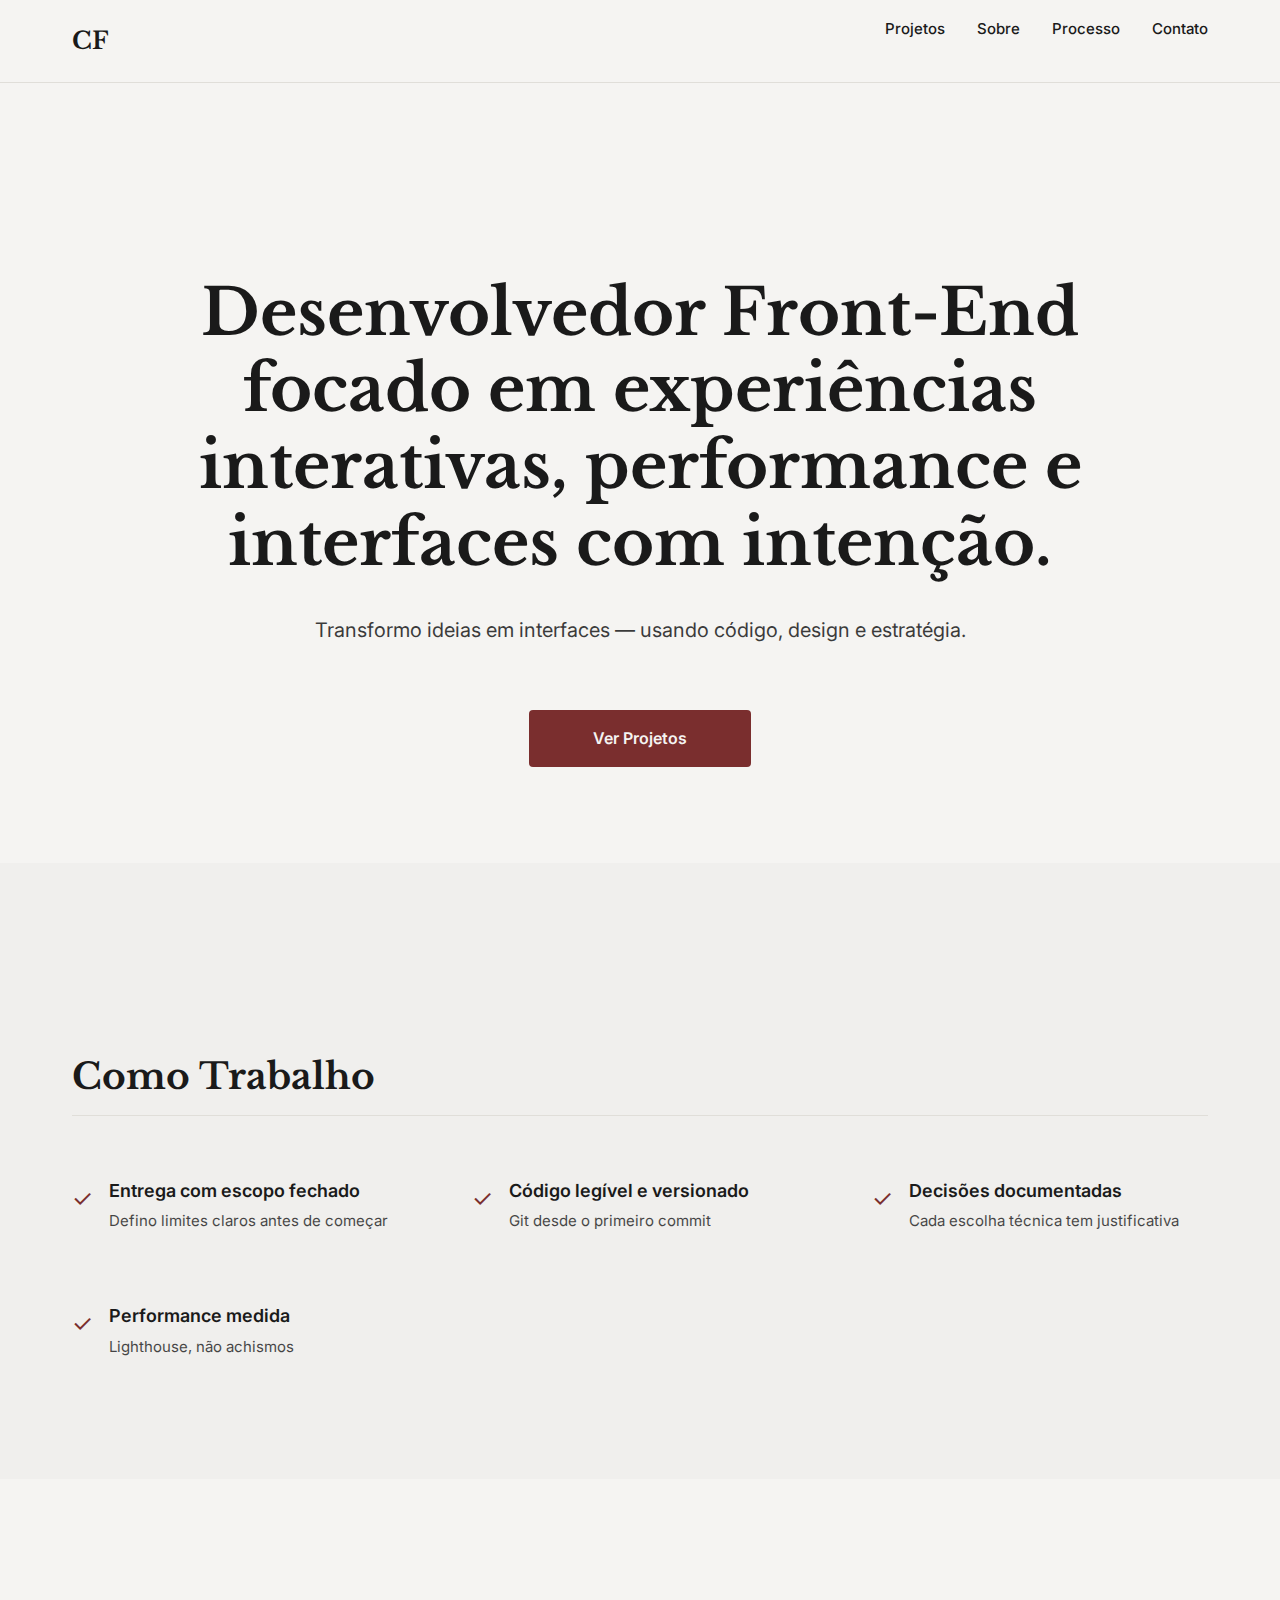
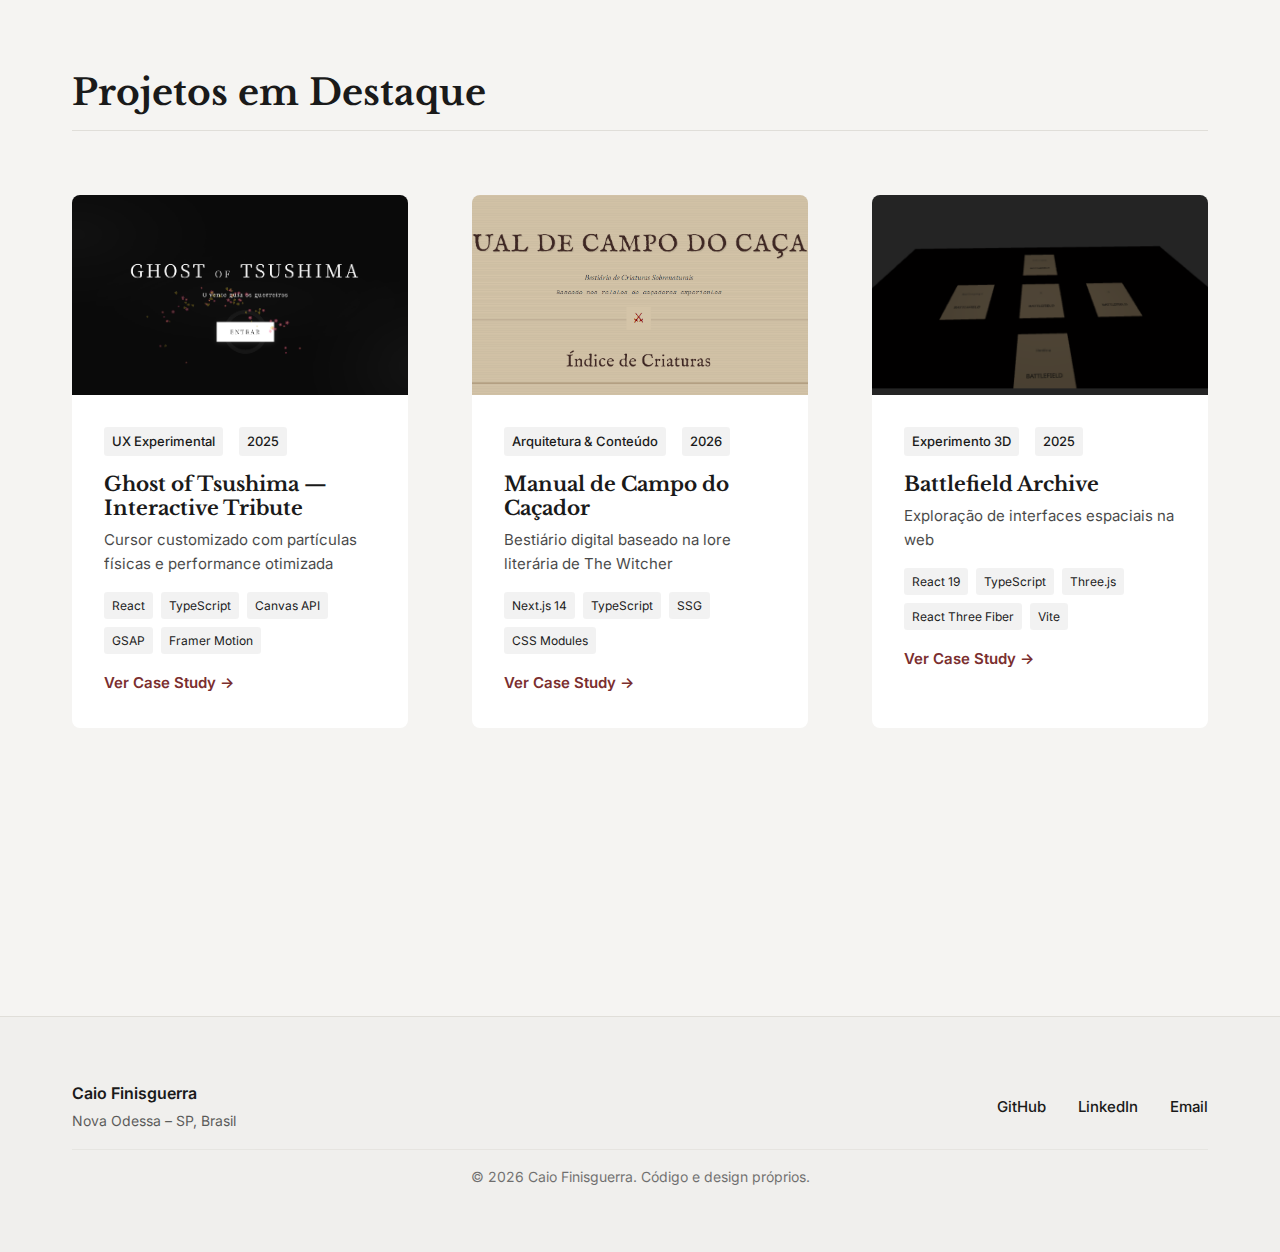
<file: index.html>
<!DOCTYPE html>
<html lang="pt-BR">
<head>
    <meta charset="UTF-8">
    <meta name="viewport" content="width=device-width, initial-scale=1.0">
    <meta name="description" content="Caio Finisguerra — Desenvolvedor Front-End focado em experiências interativas, performance e interfaces com intenção.">
    <meta name="author" content="Caio Finisguerra">
    <meta property="og:title" content="Caio Finisguerra — Desenvolvedor Front-End">
    <meta property="og:description" content="Transformo ideias em interfaces que não parecem genéricas — usando código, design e estratégia.">
    <meta property="og:type" content="website">
    <title>Caio Finisguerra — Desenvolvedor Front-End</title>
    <link rel="preconnect" href="https://fonts.googleapis.com">
    <link rel="preconnect" href="https://fonts.gstatic.com" crossorigin>
    <link href="https://fonts.googleapis.com/css2?family=Libre+Baskerville:wght@400;700&family=Inter:wght@300;400;500;600&display=swap" rel="stylesheet">
    <link rel="stylesheet" href="assets/css/global.css">
    <link rel="stylesheet" href="assets/css/typography.css">
    <link rel="stylesheet" href="assets/css/layout.css">
</head>
<body>
    <header class="site-header" role="banner">
        <nav class="main-nav" role="navigation" aria-label="Navegação principal">
            <a href="index.html" class="logo" aria-label="Página inicial">CF</a>
            <ul class="nav-links">
                <li><a href="projects.html">Projetos</a></li>
                <li><a href="about.html">Sobre</a></li>
                <li><a href="philosophy.html">Processo</a></li>
                <li><a href="contact.html">Contato</a></li>
            </ul>
        </nav>
    </header>

    <main>
        <section class="hero" aria-labelledby="hero-title">
            <div class="container">
                <h1 id="hero-title" class="hero-title">
                    Desenvolvedor Front-End focado em experiências interativas, performance e interfaces com intenção.
                </h1>
                <p class="hero-subtitle">
                    Transformo ideias em interfaces — usando código, design e estratégia.
                </p>
                <a href="projects.html" class="cta-button" aria-label="Ver meus projetos">
                    Ver Projetos
                </a>
            </div>
        </section>

        <section class="trust-anchor" aria-labelledby="trust-title">
            <div class="container">
                <h2 id="trust-title" class="section-title">Como Trabalho</h2>
                <ul class="trust-list">
                    <li class="trust-item">
                        <span class="trust-icon" aria-hidden="true">✓</span>
                        <div class="trust-content">
                            <h3>Entrega com escopo fechado</h3>
                            <p>Defino limites claros antes de começar</p>
                        </div>
                    </li>
                    <li class="trust-item">
                        <span class="trust-icon" aria-hidden="true">✓</span>
                        <div class="trust-content">
                            <h3>Código legível e versionado</h3>
                            <p>Git desde o primeiro commit</p>
                        </div>
                    </li>
                    <li class="trust-item">
                        <span class="trust-icon" aria-hidden="true">✓</span>
                        <div class="trust-content">
                            <h3>Decisões documentadas</h3>
                            <p>Cada escolha técnica tem justificativa</p>
                        </div>
                    </li>
                    <li class="trust-item">
                        <span class="trust-icon" aria-hidden="true">✓</span>
                        <div class="trust-content">
                            <h3>Performance medida</h3>
                            <p>Lighthouse, não achismos</p>
                        </div>
                    </li>
                </ul>
            </div>
        </section>

        <section class="featured-projects" aria-labelledby="projects-title">
            <div class="container">
                <h2 id="projects-title" class="section-title">Projetos em Destaque</h2>
                <div class="projects-grid" id="projects-container"></div>
            </div>
        </section>

    </main>

    <footer class="site-footer" role="contentinfo">
        <div class="container">
            <div class="footer-content">
                <div class="footer-info">
                    <p class="footer-name">Caio Finisguerra</p>
                    <p class="footer-location">Nova Odessa – SP, Brasil</p>
                </div>
                <nav class="footer-links" aria-label="Links de contato">
                    <a href="https://github.com/PixelPionee" target="_blank" rel="noopener noreferrer" aria-label="GitHub (abre em nova aba)">GitHub</a>
                    <a href="https://www.linkedin.com/in/caio-finisguerra-2a7856265/" target="_blank" rel="noopener noreferrer" aria-label="LinkedIn (abre em nova aba)">LinkedIn</a>
                    <a href="mailto:caiofinis@gmail.com" aria-label="Enviar email">Email</a>
                </nav>
            </div>
            <p class="footer-copyright">
                &copy; <span id="current-year"></span> Caio Finisguerra. Código e design próprios.
            </p>
        </div>
    </footer>

    <script src="assets/js/main.js"></script>
    <script src="assets/js/loader.js"></script>
</body>
</html>
</file>
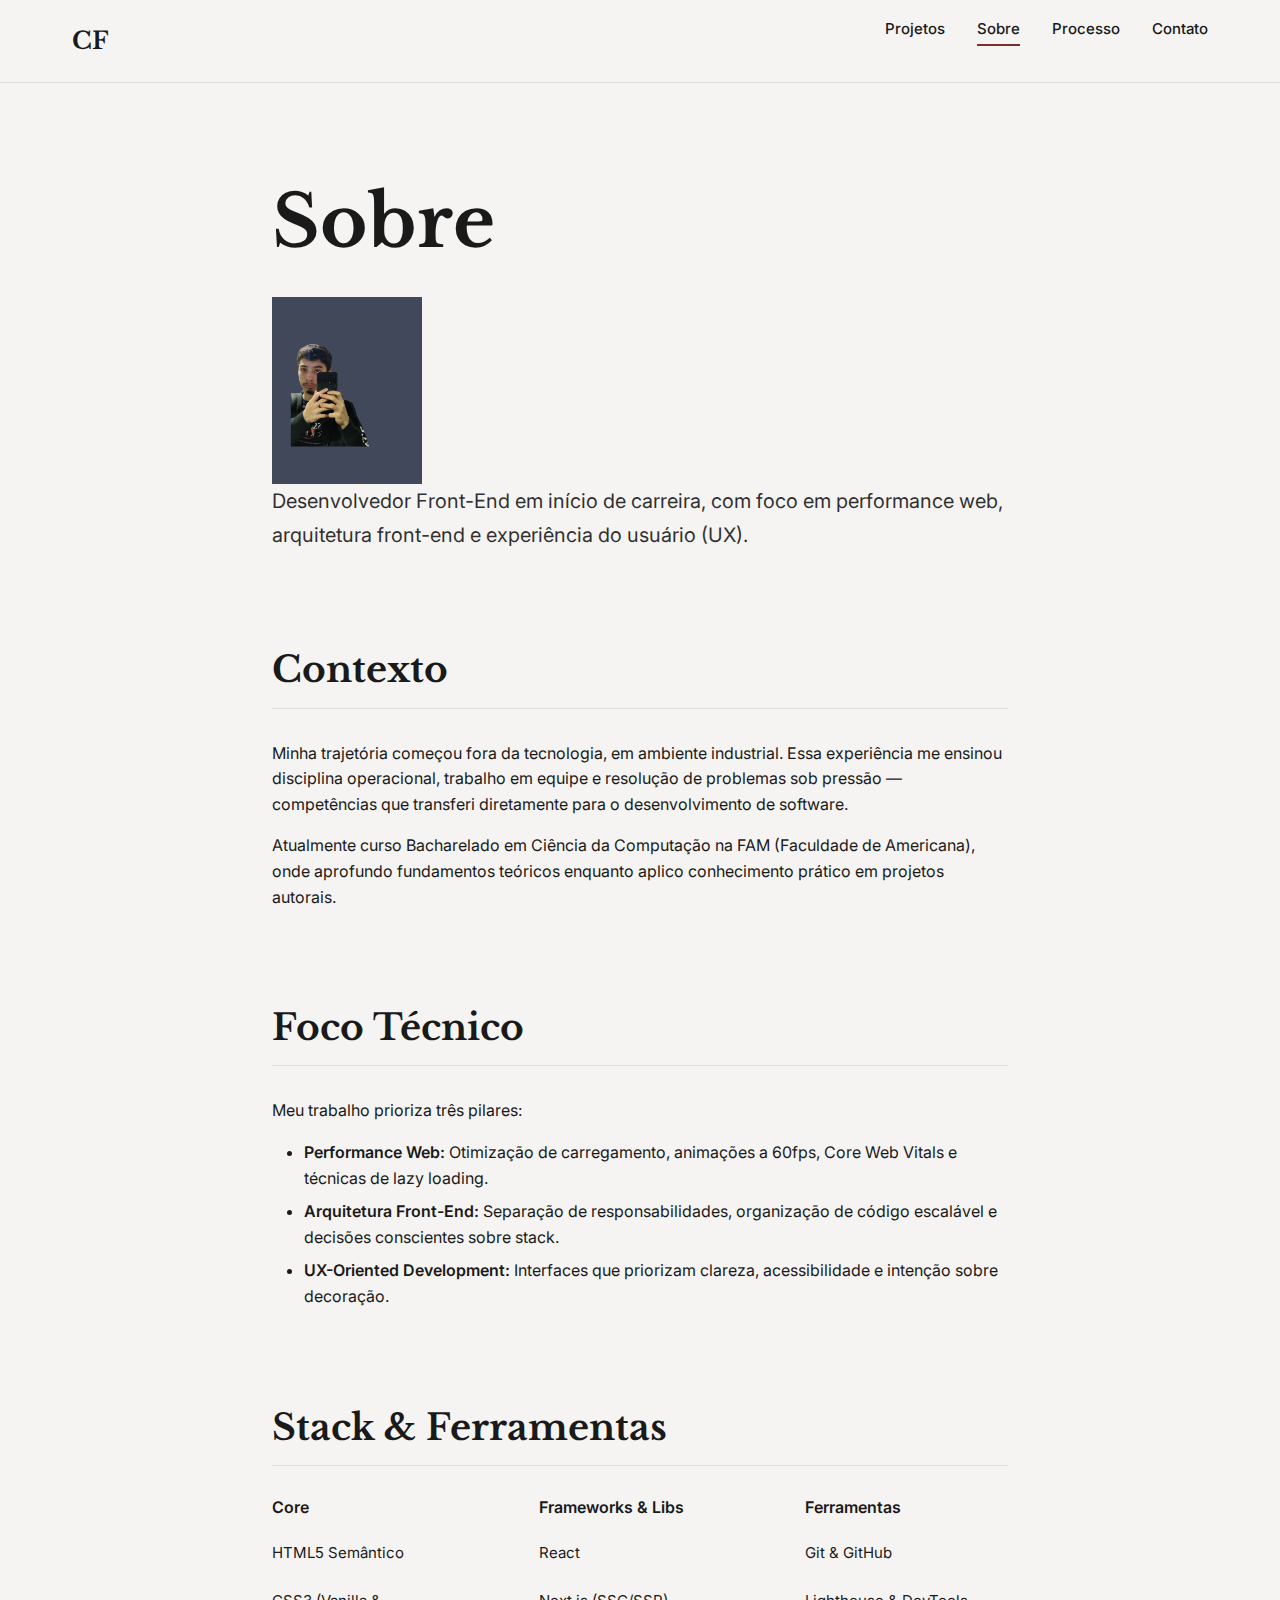
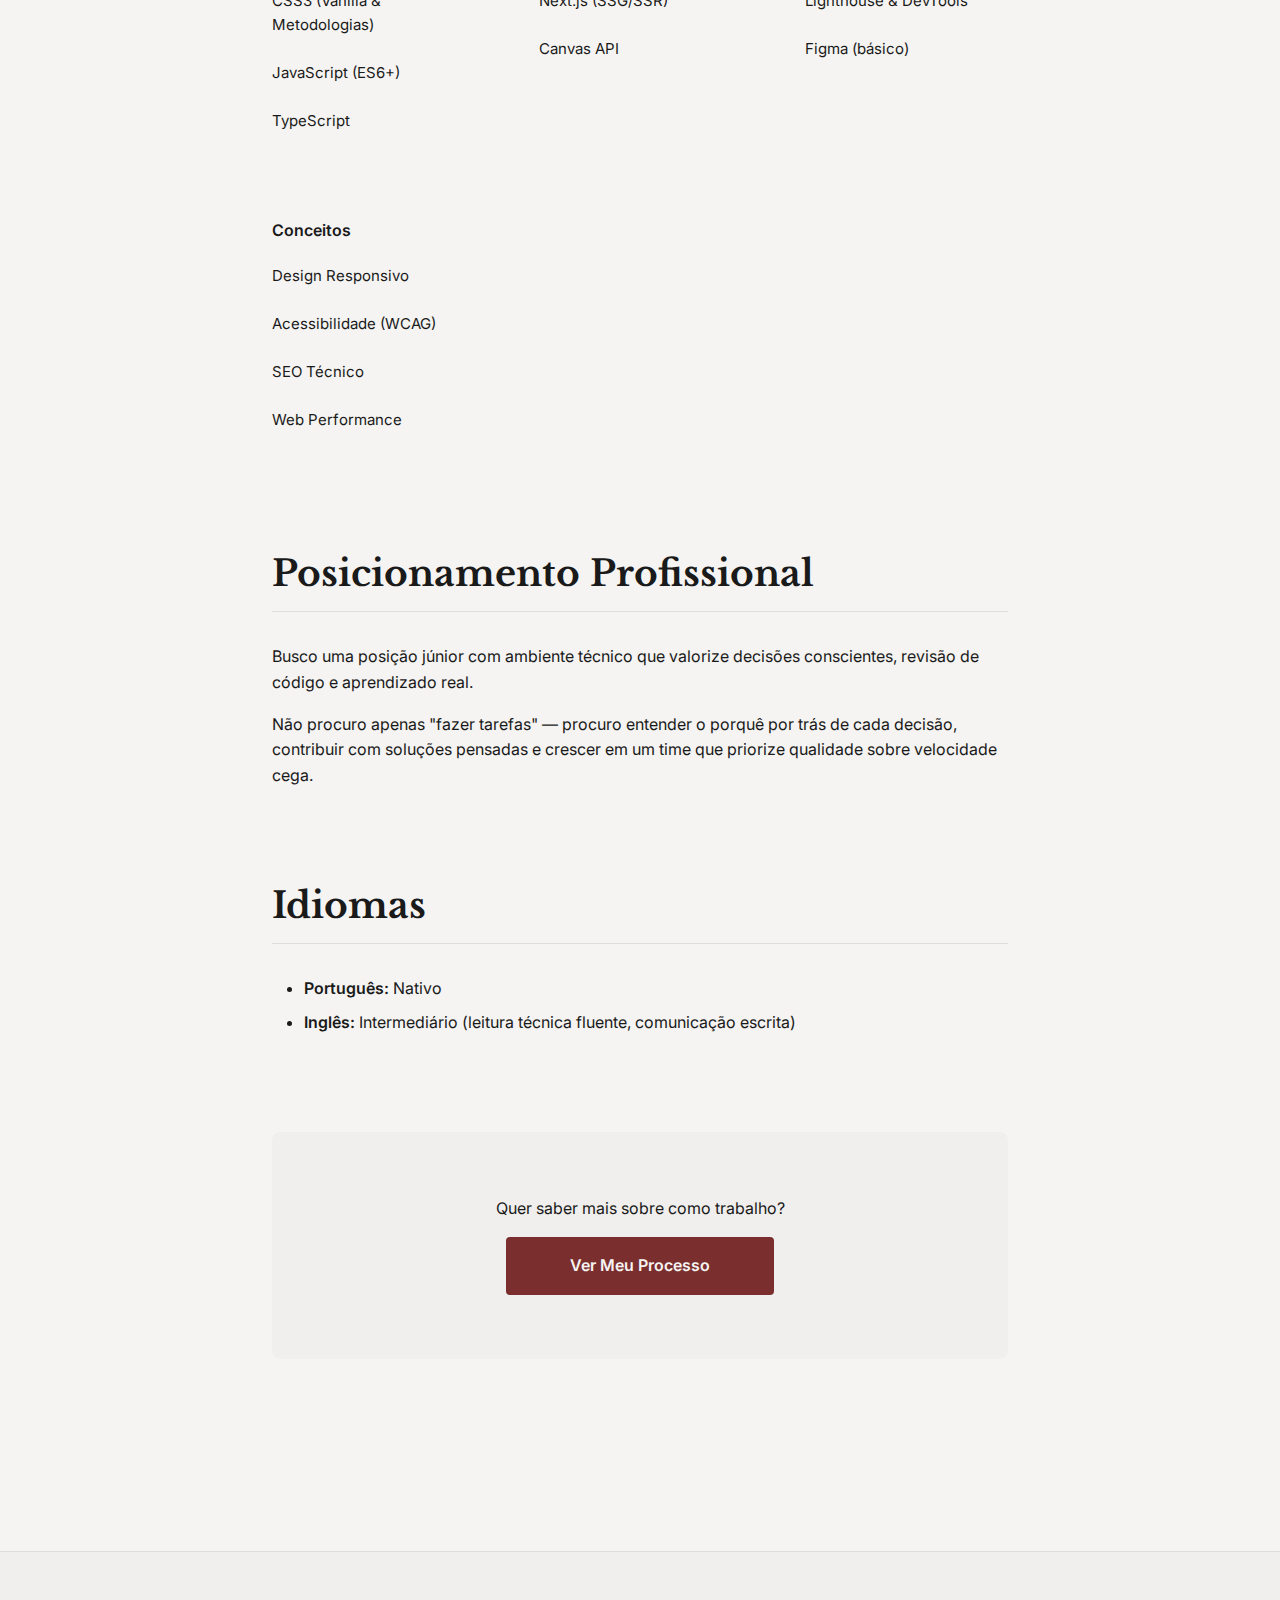
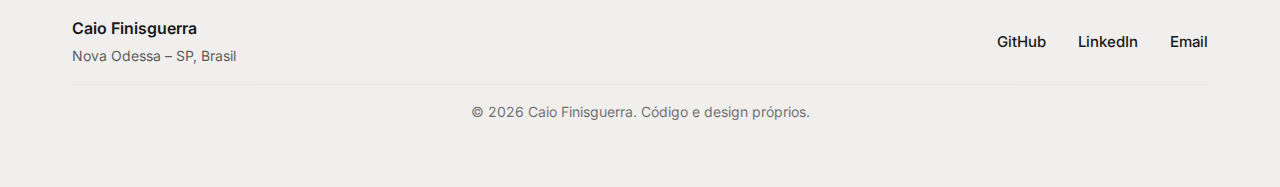
<file: about.html>
<!DOCTYPE html>
<html lang="pt-BR">
<head>
    <meta charset="UTF-8">
    <meta name="viewport" content="width=device-width, initial-scale=1.0">
    <meta name="description" content="Sobre Caio Finisguerra — Desenvolvedor Front-End com foco em performance, UX e arquitetura front-end.">
    <title>Sobre — Caio Finisguerra</title>
    <link rel="preconnect" href="https://fonts.googleapis.com">
    <link rel="preconnect" href="https://fonts.gstatic.com" crossorigin>
    <link href="https://fonts.googleapis.com/css2?family=Libre+Baskerville:wght@400;700&family=Inter:wght@300;400;500;600&display=swap" rel="stylesheet">
    <link rel="stylesheet" href="assets/css/global.css">
    <link rel="stylesheet" href="assets/css/typography.css">
    <link rel="stylesheet" href="assets/css/layout.css">
</head>
<body>
    <header class="site-header" role="banner">
        <nav class="main-nav" role="navigation" aria-label="Navegação principal">
            <a href="index.html" class="logo" aria-label="Voltar para a página inicial - Caio Finisguerra">CF</a>
            <ul class="nav-links">
                <li><a href="projects.html">Projetos</a></li>
                <li><a href="about.html" aria-current="page">Sobre</a></li>
                <li><a href="philosophy.html">Processo</a></li>
                <li><a href="contact.html">Contato</a></li>
            </ul>
        </nav>
    </header>

    <main>
        <article class="about-page">
            <div class="container">
                <section class="about-intro" aria-labelledby="about-title">
                    <h1 id="about-title" class="page-title">Sobre</h1>
                    <div class="about-intro-grid">
                        <div class="about-photo-wrapper">
                            <img src="assets/images/profile_pic/me.jpg" 
                                 alt="Caio Finisguerra - Desenvolvedor Front-End" 
                                 class="profile-photo"
                                 width="150"
                                 height="150">
                        </div>
                        <div class="about-text">
                            <p class="lead">
                                Desenvolvedor Front-End em início de carreira, com foco em performance web, 
                                arquitetura front-end e experiência do usuário (UX).
                            </p>
                        </div>
                    </div>
                </section>

                <section class="about-section" aria-labelledby="background-title">
                    <h2 id="background-title" class="section-title">Contexto</h2>
                    <div class="content-block">
                        <p>
                            Minha trajetória começou fora da tecnologia, em ambiente industrial. 
                            Essa experiência me ensinou disciplina operacional, trabalho em equipe 
                            e resolução de problemas sob pressão — competências que transferi 
                            diretamente para o desenvolvimento de software.
                        </p>
                        <p>
                            Atualmente curso Bacharelado em Ciência da Computação na FAM (Faculdade de Americana), 
                            onde aprofundo fundamentos teóricos enquanto aplico conhecimento prático em projetos autorais.
                        </p>
                    </div>
                </section>

                <section class="about-section" aria-labelledby="focus-title">
                    <h2 id="focus-title" class="section-title">Foco Técnico</h2>
                    <div class="content-block">
                        <p>
                            Meu trabalho prioriza três pilares:
                        </p>
                        <ul class="focus-list">
                            <li>
                                <strong>Performance Web:</strong> Otimização de carregamento, animações a 60fps, 
                                Core Web Vitals e técnicas de lazy loading.
                            </li>
                            <li>
                                <strong>Arquitetura Front-End:</strong> Separação de responsabilidades, 
                                organização de código escalável e decisões conscientes sobre stack.
                            </li>
                            <li>
                                <strong>UX-Oriented Development:</strong> Interfaces que priorizam clareza, 
                                acessibilidade e intenção sobre decoração.
                            </li>
                        </ul>
                    </div>
                </section>

                <section class="about-section" aria-labelledby="stack-title">
                    <h2 id="stack-title" class="section-title">Stack & Ferramentas</h2>
                    <div class="content-block">
                        <div class="stack-grid">
                            <div class="stack-category">
                                <h3>Core</h3>
                                <ul>
                                    <li>HTML5 Semântico</li>
                                    <li>CSS3 (Vanilla & Metodologias)</li>
                                    <li>JavaScript (ES6+)</li>
                                    <li>TypeScript</li>
                                </ul>
                            </div>
                            <div class="stack-category">
                                <h3>Frameworks & Libs</h3>
                                <ul>
                                    <li>React</li>
                                    <li>Next.js (SSG/SSR)</li>
                                    <li>Canvas API</li>
                                </ul>
                            </div>
                            <div class="stack-category">
                                <h3>Ferramentas</h3>
                                <ul>
                                    <li>Git & GitHub</li>
                                    <li>Lighthouse & DevTools</li>
                                    <li>Figma (básico)</li>
                                </ul>
                            </div>
                            <div class="stack-category">
                                <h3>Conceitos</h3>
                                <ul>
                                    <li>Design Responsivo</li>
                                    <li>Acessibilidade (WCAG)</li>
                                    <li>SEO Técnico</li>
                                    <li>Web Performance</li>
                                </ul>
                            </div>
                        </div>
                    </div>
                </section>

                <section class="about-section" aria-labelledby="position-title">
                    <h2 id="position-title" class="section-title">Posicionamento Profissional</h2>
                    <div class="content-block">
                        <p>
                            Busco uma posição júnior com ambiente técnico que valorize decisões conscientes, 
                            revisão de código e aprendizado real.
                        </p>
                        <p>
                            Não procuro apenas "fazer tarefas" — procuro entender o porquê por trás de cada decisão, 
                            contribuir com soluções pensadas e crescer em um time que priorize qualidade sobre velocidade cega.
                        </p>
                    </div>
                </section>

                <section class="about-section" aria-labelledby="languages-title">
                    <h2 id="languages-title" class="section-title">Idiomas</h2>
                    <div class="content-block">
                        <ul class="languages-list">
                            <li><strong>Português:</strong> Nativo</li>
                            <li><strong>Inglês:</strong> Intermediário (leitura técnica fluente, comunicação escrita)</li>
                        </ul>
                    </div>
                </section>

                <section class="about-cta">
                    <p>Quer saber mais sobre como trabalho?</p>
                    <a href="philosophy.html" class="cta-button">Ver Meu Processo</a>
                </section>
            </div>
        </article>
    </main>

    <footer class="site-footer" role="contentinfo">
        <div class="container">
            <div class="footer-content">
                <div class="footer-info">
                    <p class="footer-name">Caio Finisguerra</p>
                    <p class="footer-location">Nova Odessa – SP, Brasil</p>
                </div>
                <nav class="footer-links" aria-label="Links de contato">
                    <a href="https://github.com/PixelPionee" target="_blank" rel="noopener noreferrer">GitHub</a>
                    <a href="https://www.linkedin.com/in/caio-finisguerra-2a7856265/" target="_blank" rel="noopener noreferrer">LinkedIn</a>
                    <a href="mailto:caiofinis@gmail.com">Email</a>
                </nav>
            </div>
            <p class="footer-copyright">
                &copy; <span id="current-year"></span> Caio Finisguerra. Código e design próprios.
            </p>
        </div>
    </footer>

    <script src="assets/js/main.js"></script>
</body>
</html>
</file>
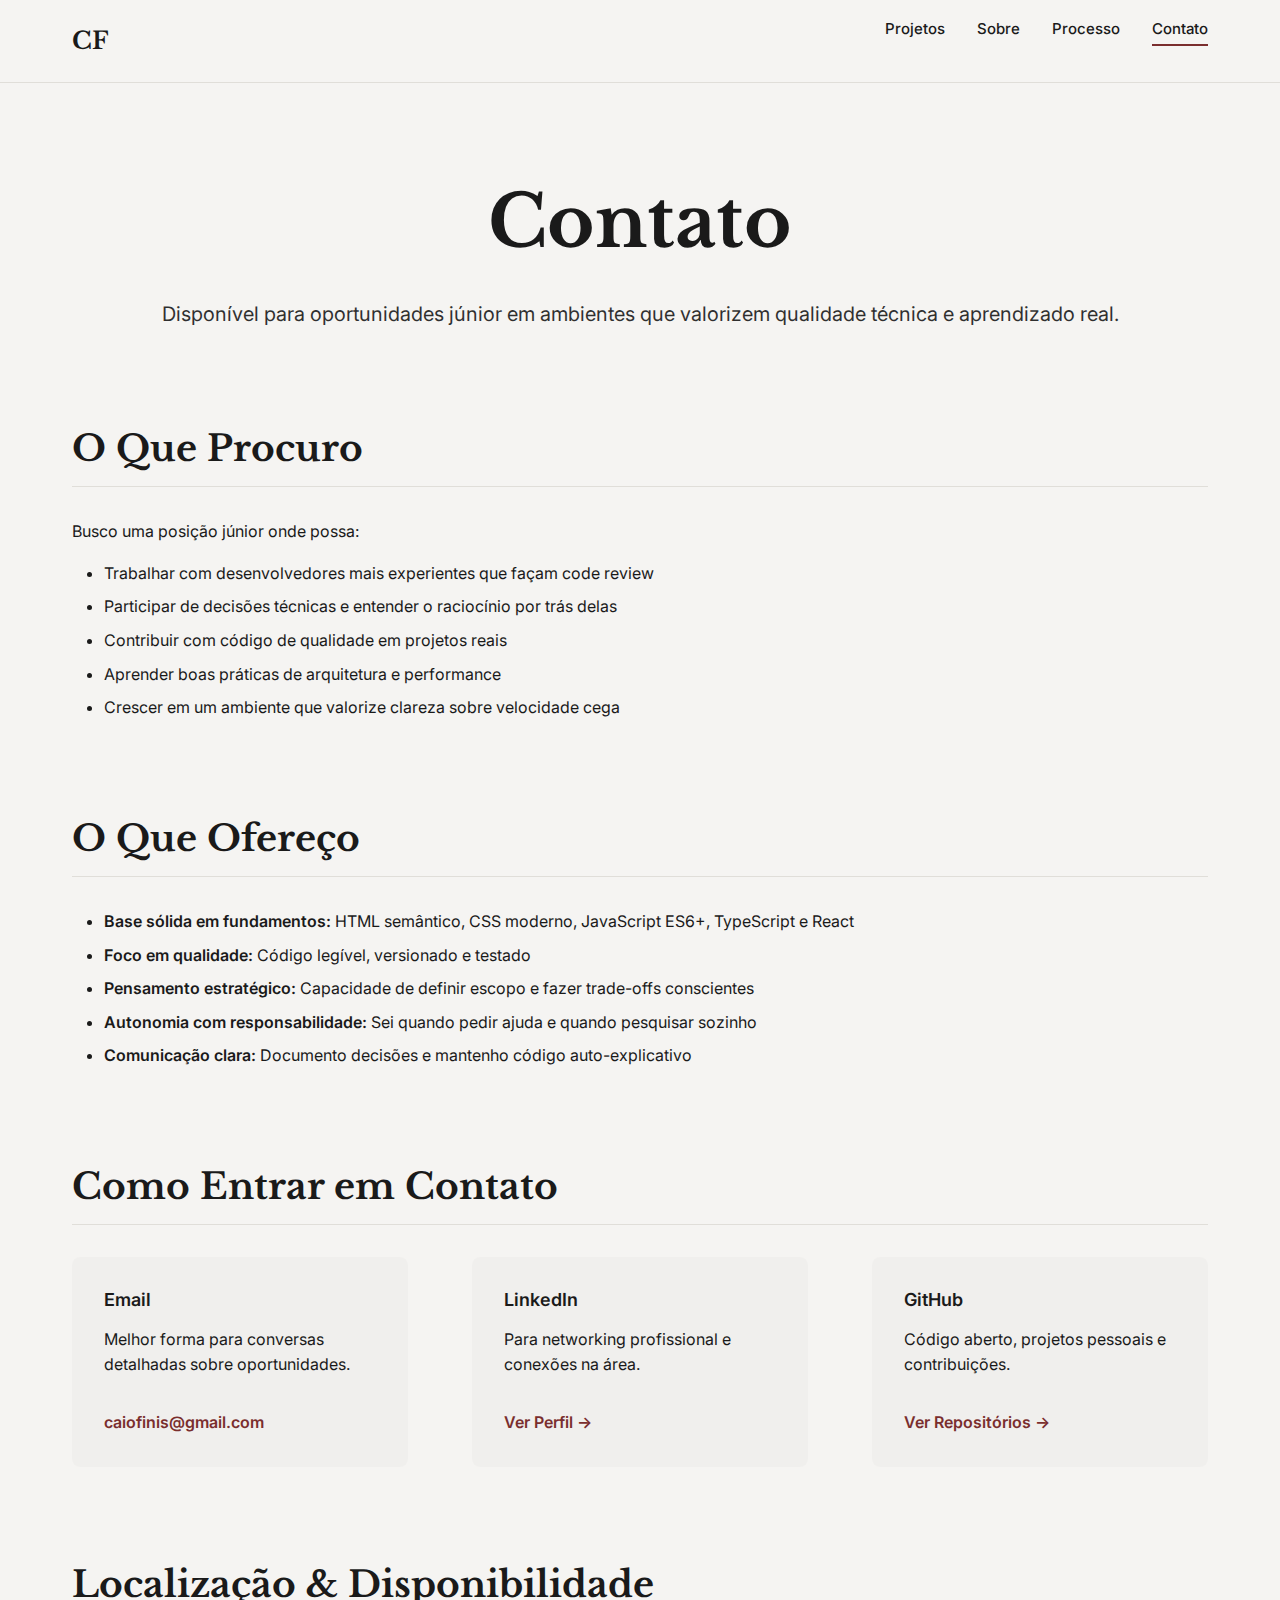
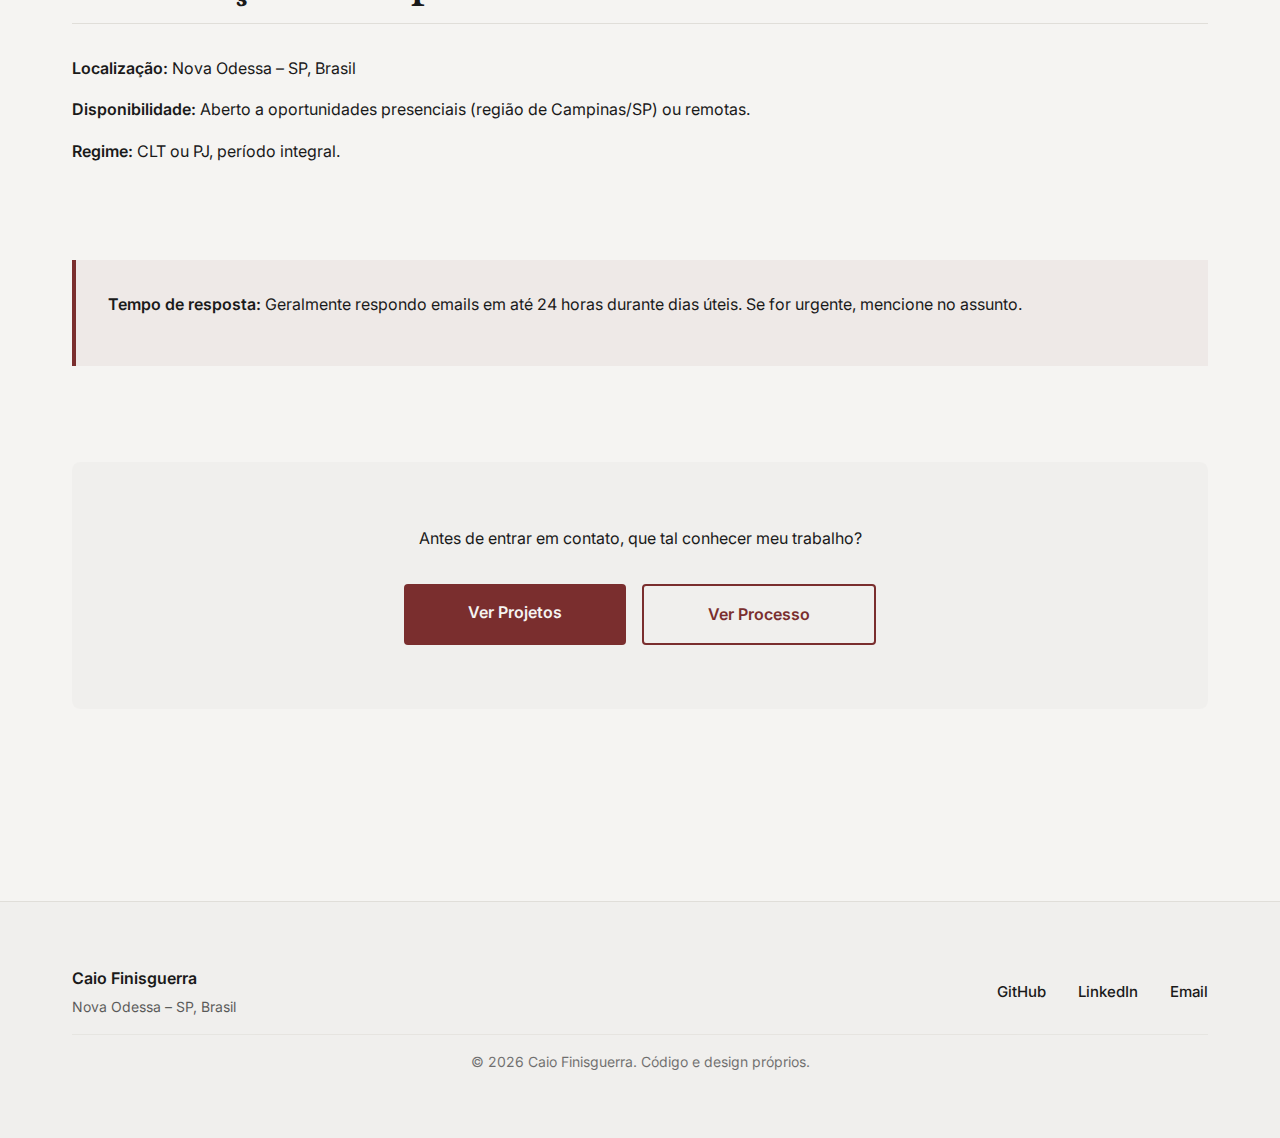
<file: contact.html>
<!DOCTYPE html>
<html lang="pt-BR">
<head>
    <meta charset="UTF-8">
    <meta name="viewport" content="width=device-width, initial-scale=1.0">
    <meta name="description" content="Entre em contato com Caio Finisguerra — Desenvolvedor Front-End disponível para oportunidades júnior.">
    <title>Contato — Caio Finisguerra</title>
    <link rel="preconnect" href="https://fonts.googleapis.com">
    <link rel="preconnect" href="https://fonts.gstatic.com" crossorigin>
    <link href="https://fonts.googleapis.com/css2?family=Libre+Baskerville:wght@400;700&family=Inter:wght@300;400;500;600&display=swap" rel="stylesheet">
    <link rel="stylesheet" href="assets/css/global.css">
    <link rel="stylesheet" href="assets/css/typography.css">
    <link rel="stylesheet" href="assets/css/layout.css">
</head>
<body>
    <header class="site-header" role="banner">
        <nav class="main-nav" role="navigation" aria-label="Navegação principal">
            <a href="index.html" class="logo" aria-label="Página inicial">CF</a>
            <ul class="nav-links">
                <li><a href="projects.html">Projetos</a></li>
                <li><a href="about.html">Sobre</a></li>
                <li><a href="philosophy.html">Processo</a></li>
                <li><a href="contact.html">Contato</a></li>
            </ul>
        </nav>
    </header>

    <main>
        <div class="container">
            <header class="page-header">
                <h1 class="page-title">Contato</h1>
                <p class="lead">
                    Disponível para oportunidades júnior em ambientes que valorizem 
                    qualidade técnica e aprendizado real.
                </p>
            </header>

            <section class="contact-content">
                <div class="contact-section" aria-labelledby="looking-title">
                    <h2 id="looking-title" class="section-title">O Que Procuro</h2>
                    <div class="content-block">
                        <p>
                            Busco uma posição júnior onde possa:
                        </p>
                        <ul class="looking-list">
                            <li>Trabalhar com desenvolvedores mais experientes que façam code review</li>
                            <li>Participar de decisões técnicas e entender o raciocínio por trás delas</li>
                            <li>Contribuir com código de qualidade em projetos reais</li>
                            <li>Aprender boas práticas de arquitetura e performance</li>
                            <li>Crescer em um ambiente que valorize clareza sobre velocidade cega</li>
                        </ul>
                    </div>
                </div>

                <div class="contact-section" aria-labelledby="offer-title">
                    <h2 id="offer-title" class="section-title">O Que Ofereço</h2>
                    <div class="content-block">
                        <ul class="offer-list">
                            <li>
                                <strong>Base sólida em fundamentos:</strong> HTML semântico, CSS moderno, 
                                JavaScript ES6+, TypeScript e React
                            </li>
                            <li>
                                <strong>Foco em qualidade:</strong> Código legível, versionado e testado
                            </li>
                            <li>
                                <strong>Pensamento estratégico:</strong> Capacidade de definir escopo 
                                e fazer trade-offs conscientes
                            </li>
                            <li>
                                <strong>Autonomia com responsabilidade:</strong> Sei quando pedir ajuda 
                                e quando pesquisar sozinho
                            </li>
                            <li>
                                <strong>Comunicação clara:</strong> Documento decisões e mantenho 
                                código auto-explicativo
                            </li>
                        </ul>
                    </div>
                </div>

                <div class="contact-section" aria-labelledby="methods-title">
                    <h2 id="methods-title" class="section-title">Como Entrar em Contato</h2>
                    
                    <div class="contact-methods">
                        <div class="contact-method">
                            <h3>Email</h3>
                            <p>Melhor forma para conversas detalhadas sobre oportunidades.</p>
                            <a href="mailto:caiofinis@gmail.com" class="contact-link">
                                caiofinis@gmail.com
                            </a>
                        </div>

                        <div class="contact-method">
                            <h3>LinkedIn</h3>
                            <p>Para networking profissional e conexões na área.</p>
                            <a href="https://www.linkedin.com/in/caio-finisguerra-2a7856265/" 
                               target="_blank" 
                               rel="noopener noreferrer" 
                               class="contact-link">
                                Ver Perfil →
                            </a>
                        </div>

                        <div class="contact-method">
                            <h3>GitHub</h3>
                            <p>Código aberto, projetos pessoais e contribuições.</p>
                            <a href="https://github.com/PixelPionee" 
                               target="_blank" 
                               rel="noopener noreferrer" 
                               class="contact-link">
                                Ver Repositórios →
                            </a>
                        </div>
                    </div>
                </div>

                <div class="contact-section" aria-labelledby="availability-title">
                    <h2 id="availability-title" class="section-title">Localização & Disponibilidade</h2>
                    <div class="content-block">
                        <p>
                            <strong>Localização:</strong> Nova Odessa – SP, Brasil
                        </p>
                        <p>
                            <strong>Disponibilidade:</strong> Aberto a oportunidades presenciais 
                            (região de Campinas/SP) ou remotas.
                        </p>
                        <p>
                            <strong>Regime:</strong> CLT ou PJ, período integral.
                        </p>
                    </div>
                </div>

                <div class="contact-note">
                    <p>
                        <strong>Tempo de resposta:</strong> Geralmente respondo emails em até 24 horas 
                        durante dias úteis. Se for urgente, mencione no assunto.
                    </p>
                </div>

                <div class="contact-cta">
                    <p>Antes de entrar em contato, que tal conhecer meu trabalho?</p>
                    <div class="cta-buttons">
                        <a href="projects.html" class="cta-button">Ver Projetos</a>
                        <a href="philosophy.html" class="cta-button secondary">Ver Processo</a>
                    </div>
                </div>
            </section>
        </div>
    </main>

    <footer class="site-footer" role="contentinfo">
        <div class="container">
            <div class="footer-content">
                <div class="footer-info">
                    <p class="footer-name">Caio Finisguerra</p>
                    <p class="footer-location">Nova Odessa – SP, Brasil</p>
                </div>
                <nav class="footer-links" aria-label="Links de contato">
                    <a href="https://github.com/PixelPionee" target="_blank" rel="noopener noreferrer">GitHub</a>
                    <a href="https://www.linkedin.com/in/caio-finisguerra-2a7856265/" target="_blank" rel="noopener noreferrer">LinkedIn</a>
                    <a href="mailto:caiofinis@gmail.com">Email</a>
                </nav>
            </div>
            <p class="footer-copyright">
                &copy; <span id="current-year"></span> Caio Finisguerra. Código e design próprios.
            </p>
        </div>
    </footer>

    <script src="assets/js/main.js"></script>
</body>
</html>
</file>
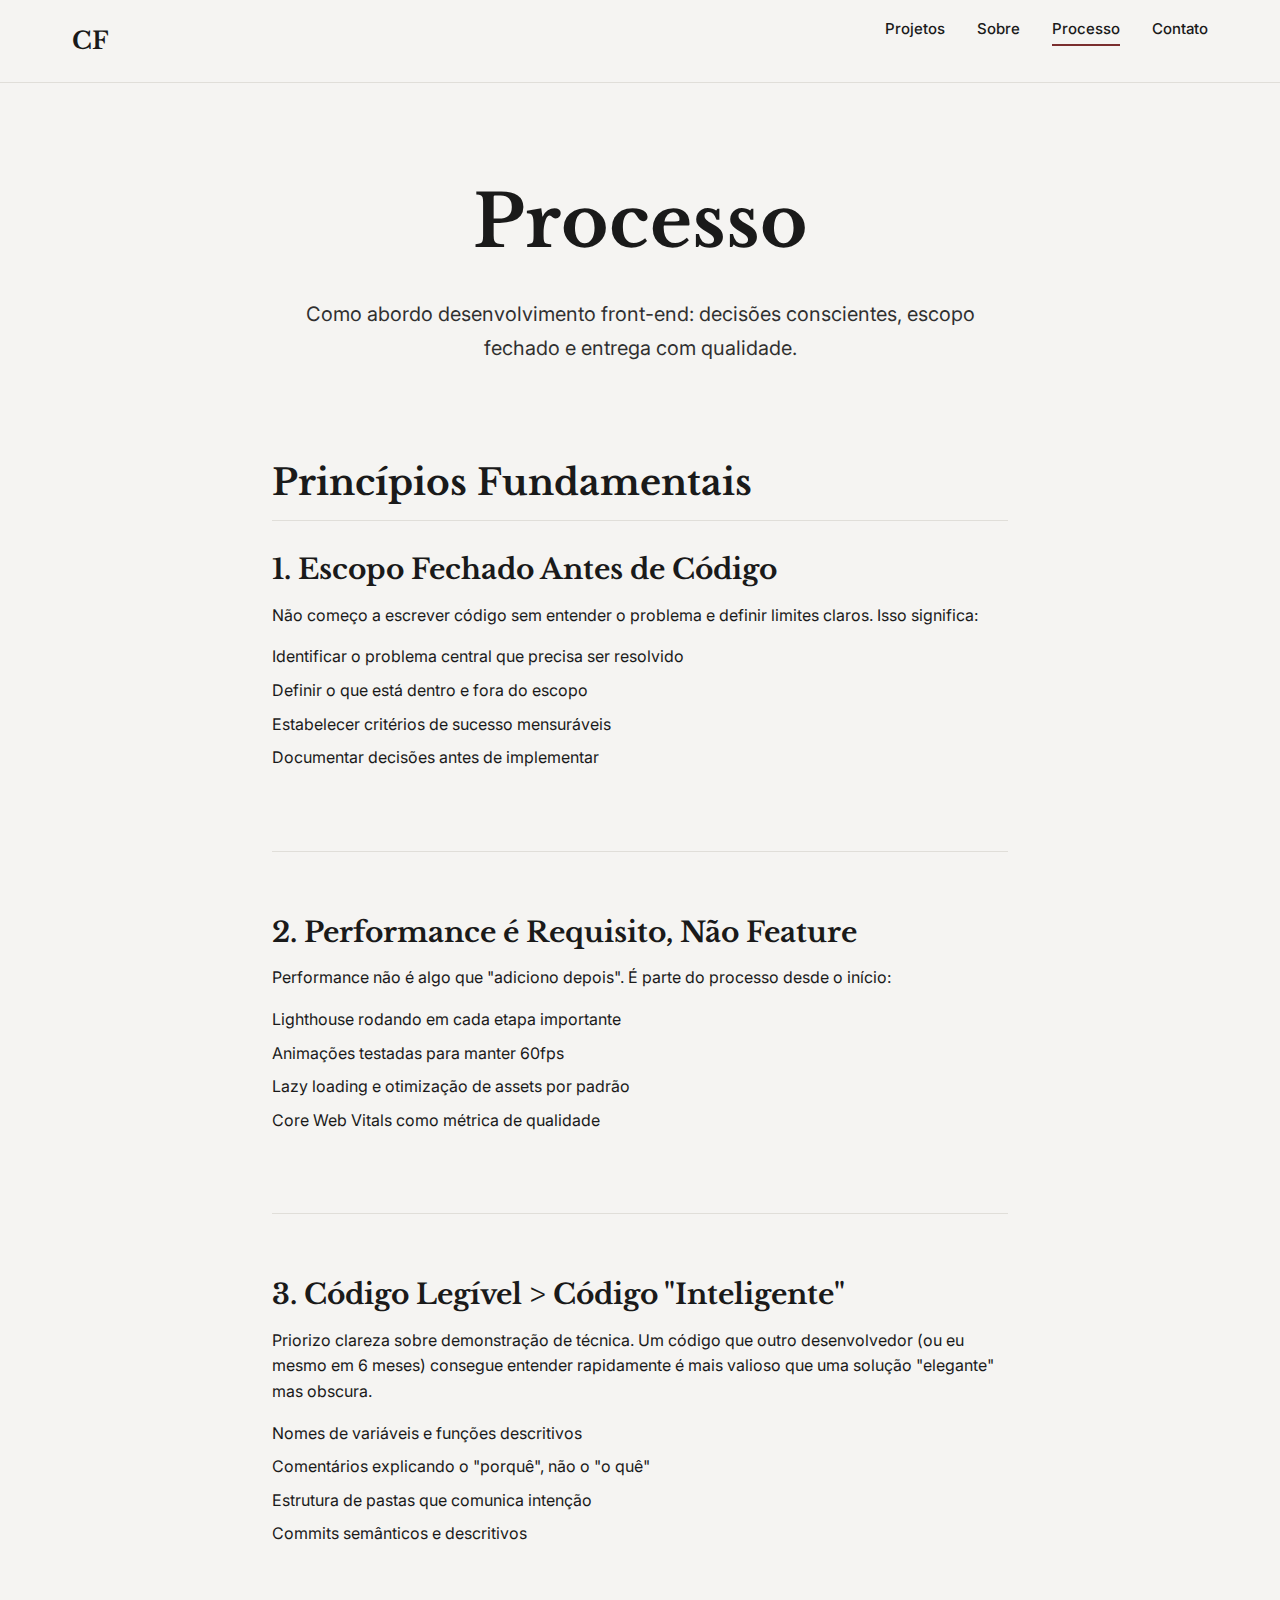
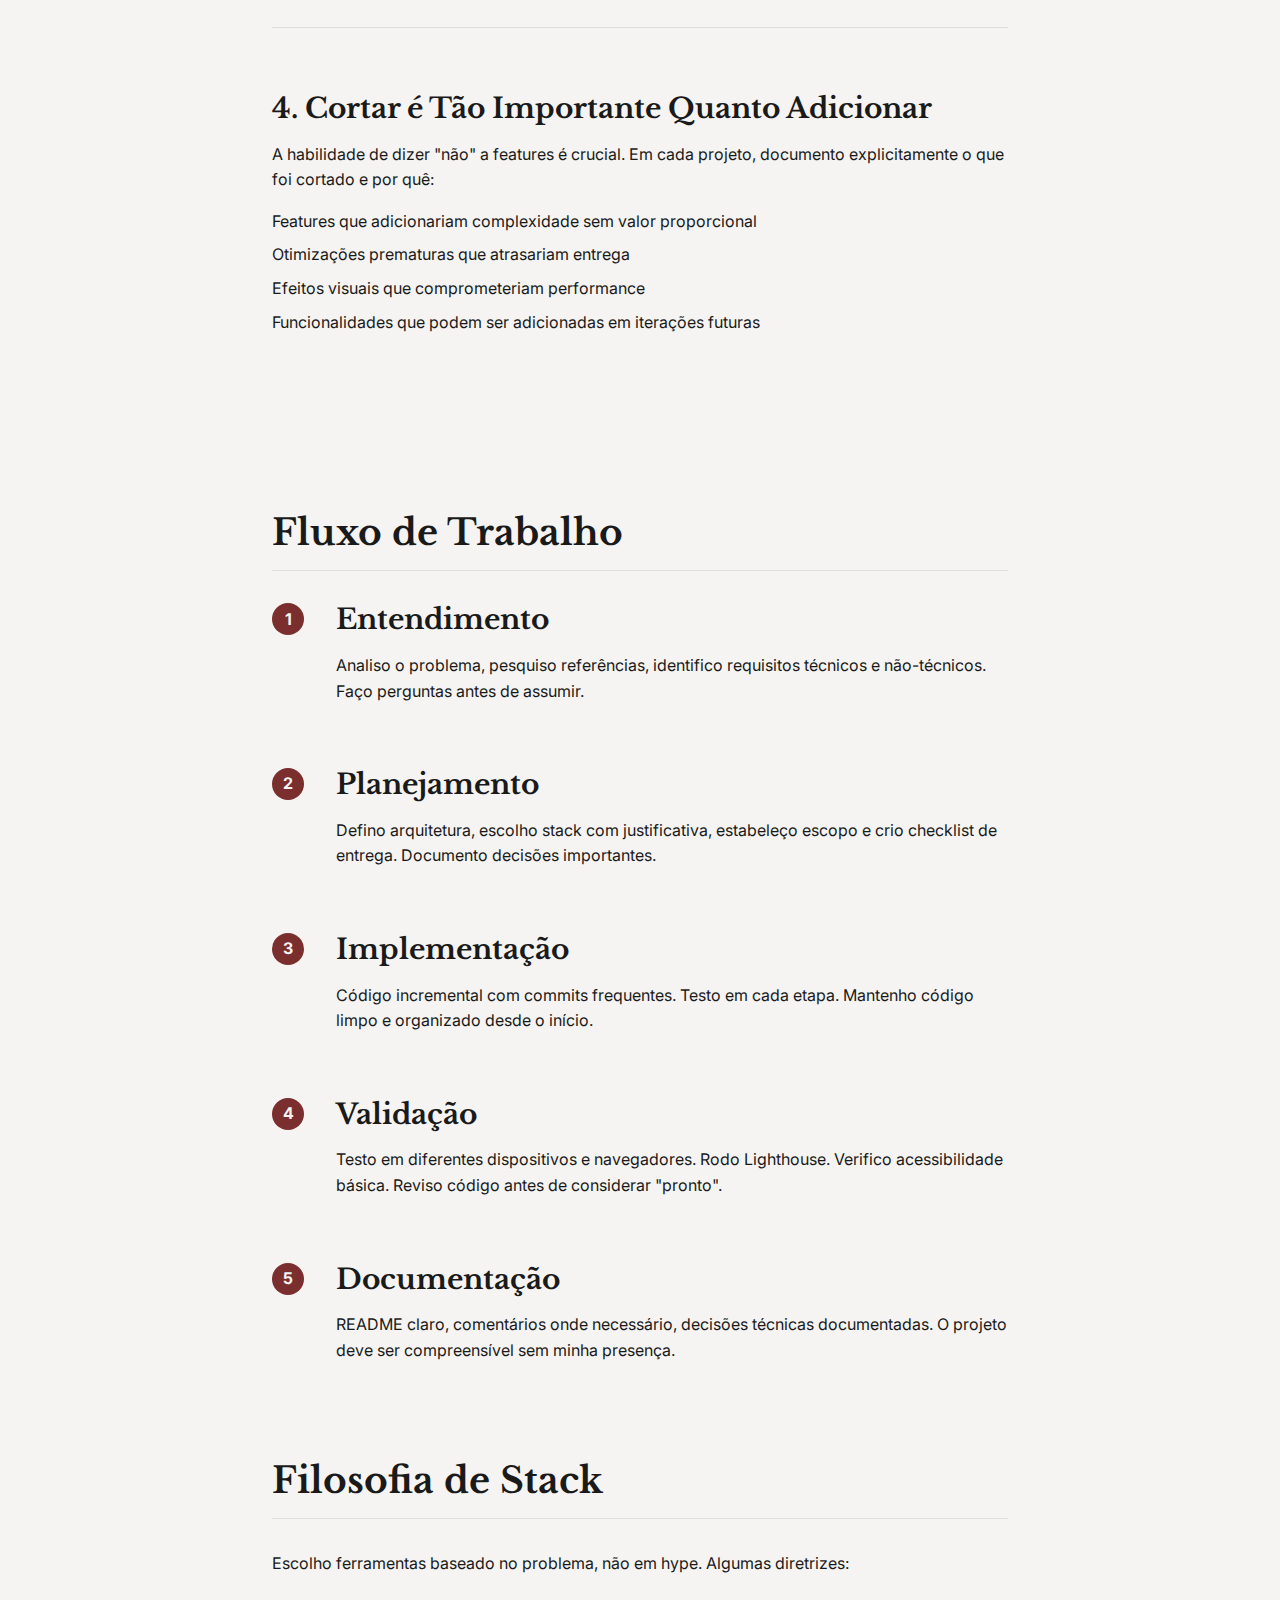
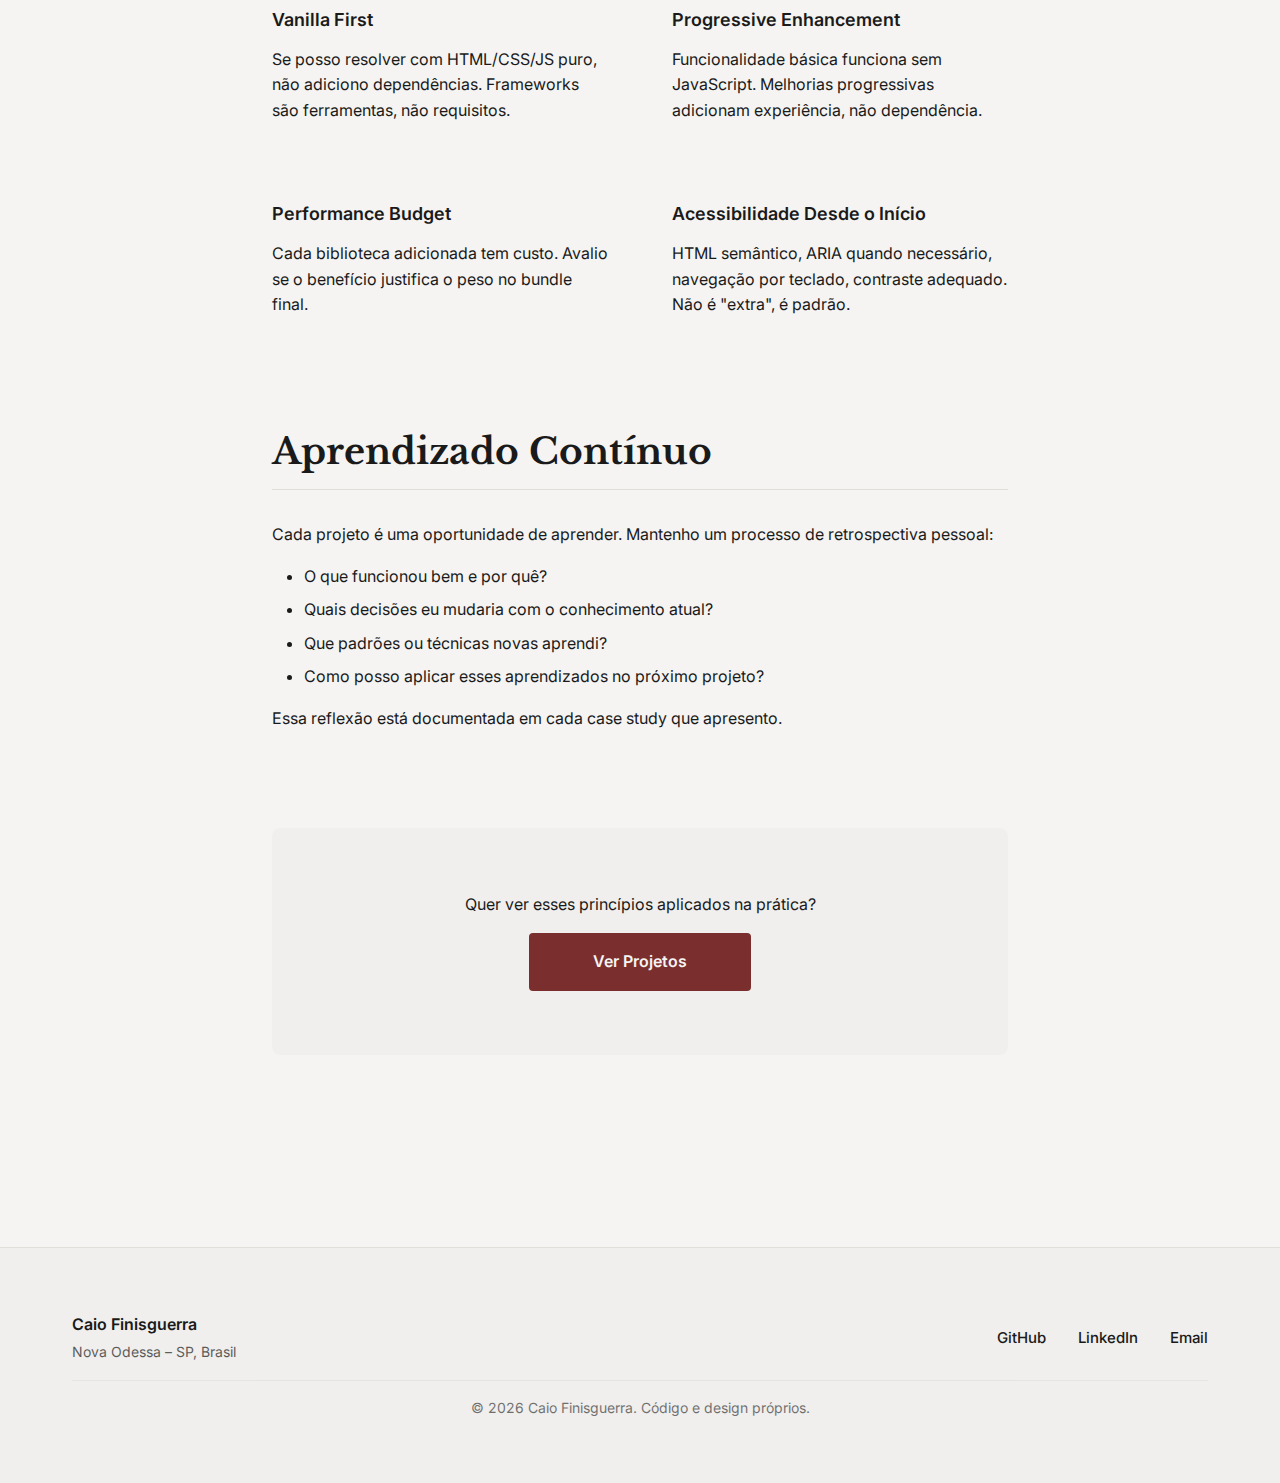
<file: philosophy.html>
<!DOCTYPE html>
<html lang="pt-BR">
<head>
    <meta charset="UTF-8">
    <meta name="viewport" content="width=device-width, initial-scale=1.0">
    <meta name="description" content="Processo de trabalho de Caio Finisguerra — Como abordo desenvolvimento front-end com foco em decisões conscientes.">
    <title>Processo — Caio Finisguerra</title>
    <link rel="preconnect" href="https://fonts.googleapis.com">
    <link rel="preconnect" href="https://fonts.gstatic.com" crossorigin>
    <link href="https://fonts.googleapis.com/css2?family=Libre+Baskerville:wght@400;700&family=Inter:wght@300;400;500;600&display=swap" rel="stylesheet">
    <link rel="stylesheet" href="assets/css/global.css">
    <link rel="stylesheet" href="assets/css/typography.css">
    <link rel="stylesheet" href="assets/css/layout.css">
</head>
<body>
    <header class="site-header" role="banner">
        <nav class="main-nav" role="navigation" aria-label="Navegação principal">
            <a href="index.html" class="logo" aria-label="Página inicial">CF</a>
            <ul class="nav-links">
                <li><a href="projects.html">Projetos</a></li>
                <li><a href="about.html">Sobre</a></li>
                <li><a href="philosophy.html">Processo</a></li>
                <li><a href="contact.html">Contato</a></li>
            </ul>
        </nav>
    </header>

    <main>
        <article class="philosophy-page">
            <div class="container">
                <header class="page-header">
                    <h1 class="page-title">Processo</h1>
                    <p class="lead">
                        Como abordo desenvolvimento front-end: decisões conscientes, 
                        escopo fechado e entrega com qualidade.
                    </p>
                </header>

                <section class="philosophy-section" aria-labelledby="principles-title">
                    <h2 id="principles-title" class="section-title">Princípios Fundamentais</h2>
                    
                    <div class="principle-block">
                        <h3>1. Escopo Fechado Antes de Código</h3>
                        <p>
                            Não começo a escrever código sem entender o problema e definir limites claros. 
                            Isso significa:
                        </p>
                        <ul>
                            <li>Identificar o problema central que precisa ser resolvido</li>
                            <li>Definir o que está dentro e fora do escopo</li>
                            <li>Estabelecer critérios de sucesso mensuráveis</li>
                            <li>Documentar decisões antes de implementar</li>
                        </ul>
                    </div>

                    <div class="principle-block">
                        <h3>2. Performance é Requisito, Não Feature</h3>
                        <p>
                            Performance não é algo que "adiciono depois". É parte do processo desde o início:
                        </p>
                        <ul>
                            <li>Lighthouse rodando em cada etapa importante</li>
                            <li>Animações testadas para manter 60fps</li>
                            <li>Lazy loading e otimização de assets por padrão</li>
                            <li>Core Web Vitals como métrica de qualidade</li>
                        </ul>
                    </div>

                    <div class="principle-block">
                        <h3>3. Código Legível > Código "Inteligente"</h3>
                        <p>
                            Priorizo clareza sobre demonstração de técnica. Um código que outro desenvolvedor 
                            (ou eu mesmo em 6 meses) consegue entender rapidamente é mais valioso que 
                            uma solução "elegante" mas obscura.
                        </p>
                        <ul>
                            <li>Nomes de variáveis e funções descritivos</li>
                            <li>Comentários explicando o "porquê", não o "o quê"</li>
                            <li>Estrutura de pastas que comunica intenção</li>
                            <li>Commits semânticos e descritivos</li>
                        </ul>
                    </div>

                    <div class="principle-block">
                        <h3>4. Cortar é Tão Importante Quanto Adicionar</h3>
                        <p>
                            A habilidade de dizer "não" a features é crucial. Em cada projeto, 
                            documento explicitamente o que foi cortado e por quê:
                        </p>
                        <ul>
                            <li>Features que adicionariam complexidade sem valor proporcional</li>
                            <li>Otimizações prematuras que atrasariam entrega</li>
                            <li>Efeitos visuais que comprometeriam performance</li>
                            <li>Funcionalidades que podem ser adicionadas em iterações futuras</li>
                        </ul>
                    </div>
                </section>

                <section class="philosophy-section" aria-labelledby="workflow-title">
                    <h2 id="workflow-title" class="section-title">Fluxo de Trabalho</h2>
                    
                    <ol class="workflow-steps">
                        <li class="workflow-step">
                            <h3>Entendimento</h3>
                            <p>
                                Analiso o problema, pesquiso referências, identifico requisitos técnicos 
                                e não-técnicos. Faço perguntas antes de assumir.
                            </p>
                        </li>
                        <li class="workflow-step">
                            <h3>Planejamento</h3>
                            <p>
                                Defino arquitetura, escolho stack com justificativa, estabeleço escopo 
                                e crio checklist de entrega. Documento decisões importantes.
                            </p>
                        </li>
                        <li class="workflow-step">
                            <h3>Implementação</h3>
                            <p>
                                Código incremental com commits frequentes. Testo em cada etapa. 
                                Mantenho código limpo e organizado desde o início.
                            </p>
                        </li>
                        <li class="workflow-step">
                            <h3>Validação</h3>
                            <p>
                                Testo em diferentes dispositivos e navegadores. Rodo Lighthouse. 
                                Verifico acessibilidade básica. Reviso código antes de considerar "pronto".
                            </p>
                        </li>
                        <li class="workflow-step">
                            <h3>Documentação</h3>
                            <p>
                                README claro, comentários onde necessário, decisões técnicas documentadas. 
                                O projeto deve ser compreensível sem minha presença.
                            </p>
                        </li>
                    </ol>
                </section>

                <section class="philosophy-section" aria-labelledby="tools-title">
                    <h2 id="tools-title" class="section-title">Filosofia de Stack</h2>
                    
                    <div class="content-block">
                        <p>
                            Escolho ferramentas baseado no problema, não em hype. Algumas diretrizes:
                        </p>
                        
                        <div class="philosophy-grid">
                            <div class="philosophy-item">
                                <h3>Vanilla First</h3>
                                <p>
                                    Se posso resolver com HTML/CSS/JS puro, não adiciono dependências. 
                                    Frameworks são ferramentas, não requisitos.
                                </p>
                            </div>
                            <div class="philosophy-item">
                                <h3>Progressive Enhancement</h3>
                                <p>
                                    Funcionalidade básica funciona sem JavaScript. 
                                    Melhorias progressivas adicionam experiência, não dependência.
                                </p>
                            </div>
                            <div class="philosophy-item">
                                <h3>Performance Budget</h3>
                                <p>
                                    Cada biblioteca adicionada tem custo. Avalio se o benefício 
                                    justifica o peso no bundle final.
                                </p>
                            </div>
                            <div class="philosophy-item">
                                <h3>Acessibilidade Desde o Início</h3>
                                <p>
                                    HTML semântico, ARIA quando necessário, navegação por teclado, 
                                    contraste adequado. Não é "extra", é padrão.
                                </p>
                            </div>
                        </div>
                    </div>
                </section>

                <section class="philosophy-section" aria-labelledby="learning-title">
                    <h2 id="learning-title" class="section-title">Aprendizado Contínuo</h2>
                    
                    <div class="content-block">
                        <p>
                            Cada projeto é uma oportunidade de aprender. Mantenho um processo de 
                            retrospectiva pessoal:
                        </p>
                        <ul>
                            <li>O que funcionou bem e por quê?</li>
                            <li>Quais decisões eu mudaria com o conhecimento atual?</li>
                            <li>Que padrões ou técnicas novas aprendi?</li>
                            <li>Como posso aplicar esses aprendizados no próximo projeto?</li>
                        </ul>
                        <p>
                            Essa reflexão está documentada em cada case study que apresento.
                        </p>
                    </div>
                </section>

                <section class="philosophy-cta">
                    <p>Quer ver esses princípios aplicados na prática?</p>
                    <a href="projects.html" class="cta-button">Ver Projetos</a>
                </section>
            </div>
        </article>
    </main>

    <footer class="site-footer" role="contentinfo">
        <div class="container">
            <div class="footer-content">
                <div class="footer-info">
                    <p class="footer-name">Caio Finisguerra</p>
                    <p class="footer-location">Nova Odessa – SP, Brasil</p>
                </div>
                <nav class="footer-links" aria-label="Links de contato">
                    <a href="https://github.com/PixelPionee" target="_blank" rel="noopener noreferrer">GitHub</a>
                    <a href="https://www.linkedin.com/in/caio-finisguerra-2a7856265/" target="_blank" rel="noopener noreferrer">LinkedIn</a>
                    <a href="mailto:caiofinis@gmail.com">Email</a>
                </nav>
            </div>
            <p class="footer-copyright">
                &copy; <span id="current-year"></span> Caio Finisguerra. Código e design próprios.
            </p>
        </div>
    </footer>

    <script src="assets/js/main.js"></script>
</body>
</html>
</file>
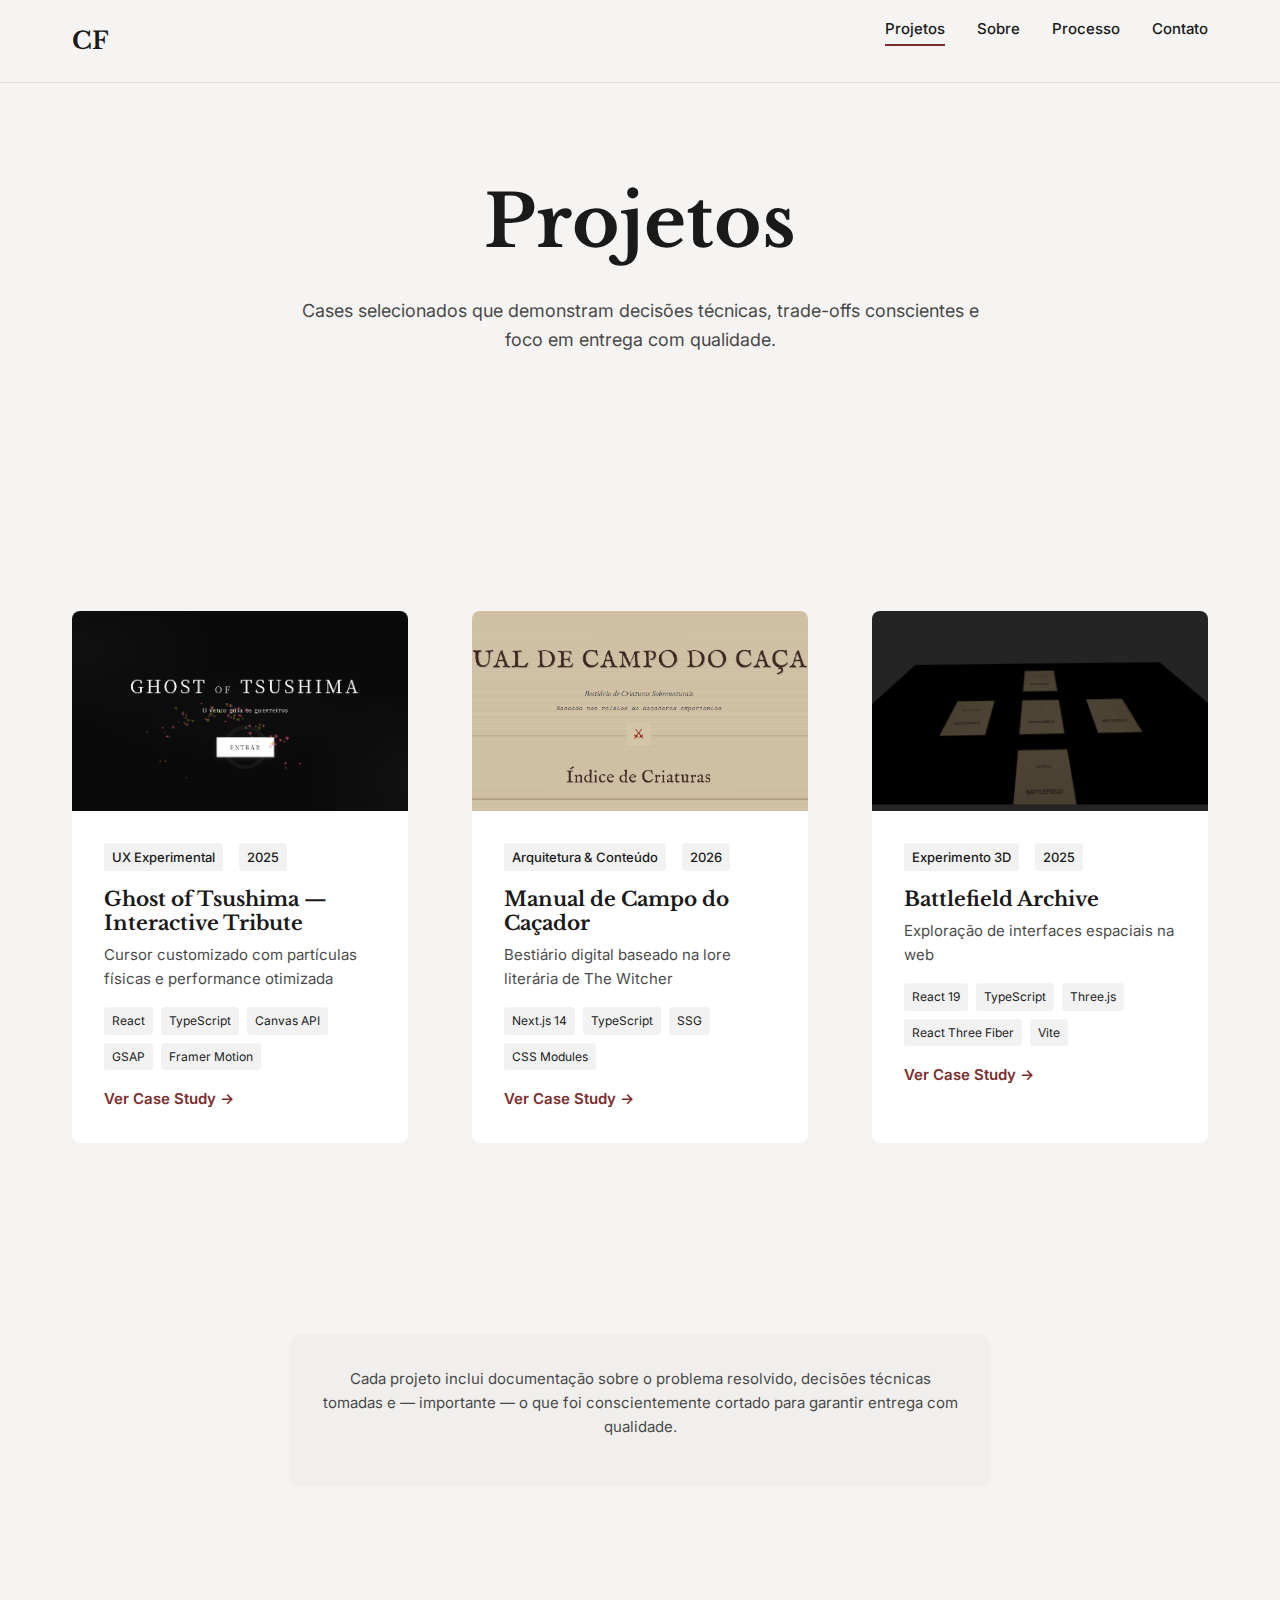
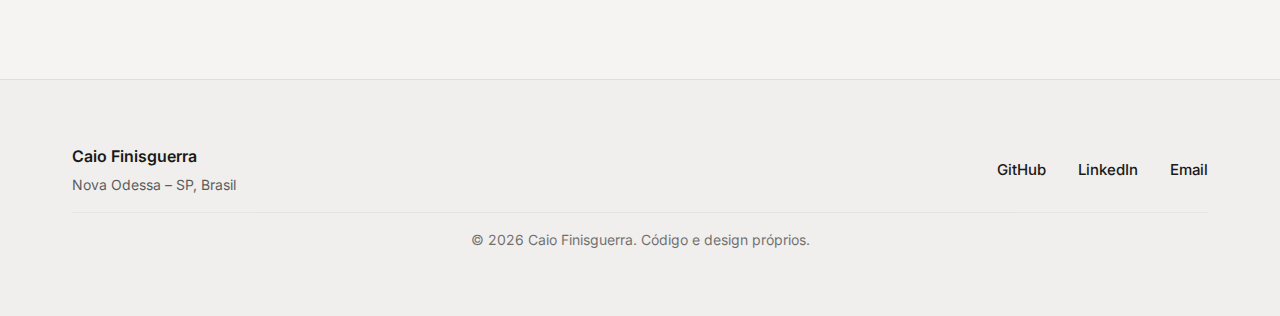
<file: projects.html>
<!DOCTYPE html>
<html lang="pt-BR">
<head>
    <meta charset="UTF-8">
    <meta name="viewport" content="width=device-width, initial-scale=1.0">
    <meta name="description" content="Projetos de Caio Finisguerra — Cases de desenvolvimento front-end com foco em performance e UX.">
    <title>Projetos — Caio Finisguerra</title>
    <link rel="preconnect" href="https://fonts.googleapis.com">
    <link rel="preconnect" href="https://fonts.gstatic.com" crossorigin>
    <link href="https://fonts.googleapis.com/css2?family=Libre+Baskerville:wght@400;700&family=Inter:wght@300;400;500;600&display=swap" rel="stylesheet">
    <link rel="stylesheet" href="assets/css/global.css">
    <link rel="stylesheet" href="assets/css/typography.css">
    <link rel="stylesheet" href="assets/css/layout.css">
</head>
<body>
    <header class="site-header" role="banner">
        <nav class="main-nav" role="navigation" aria-label="Navegação principal">
            <a href="index.html" class="logo" aria-label="Página inicial">CF</a>
            <ul class="nav-links">
                <li><a href="projects.html">Projetos</a></li>
                <li><a href="about.html">Sobre</a></li>
                <li><a href="philosophy.html">Processo</a></li>
                <li><a href="contact.html">Contato</a></li>
            </ul>
        </nav>
    </header>

    <main>
        <div class="container">
            <header class="page-header">
                <h1 class="page-title">Projetos</h1>
                <p class="page-description">
                    Cases selecionados que demonstram decisões técnicas, trade-offs conscientes 
                    e foco em entrega com qualidade.
                </p>
            </header>

            <section class="projects-section" aria-label="Lista de projetos">
                <div class="projects-grid" id="projects-container">
                    <div class="loading-state">
                        <p>Carregando projetos...</p>
                    </div>
                </div>
            </section>

            <aside class="projects-note">
                <p>
                    Cada projeto inclui documentação sobre o problema resolvido, 
                    decisões técnicas tomadas e — importante — o que foi conscientemente 
                    cortado para garantir entrega com qualidade.
                </p>
            </aside>
        </div>
    </main>

    <footer class="site-footer" role="contentinfo">
        <div class="container">
            <div class="footer-content">
                <div class="footer-info">
                    <p class="footer-name">Caio Finisguerra</p>
                    <p class="footer-location">Nova Odessa – SP, Brasil</p>
                </div>
                <nav class="footer-links" aria-label="Links de contato">
                    <a href="https://github.com/PixelPionee" target="_blank" rel="noopener noreferrer">GitHub</a>
                    <a href="https://www.linkedin.com/in/caio-finisguerra-2a7856265/" target="_blank" rel="noopener noreferrer">LinkedIn</a>
                    <a href="mailto:caiofinis@gmail.com">Email</a>
                </nav>
            </div>
            <p class="footer-copyright">
                &copy; <span id="current-year"></span> Caio Finisguerra. Código e design próprios.
            </p>
        </div>
    </footer>

    <script src="assets/js/main.js"></script>
    <script src="assets/js/loader.js"></script>
</body>
</html>
</file>
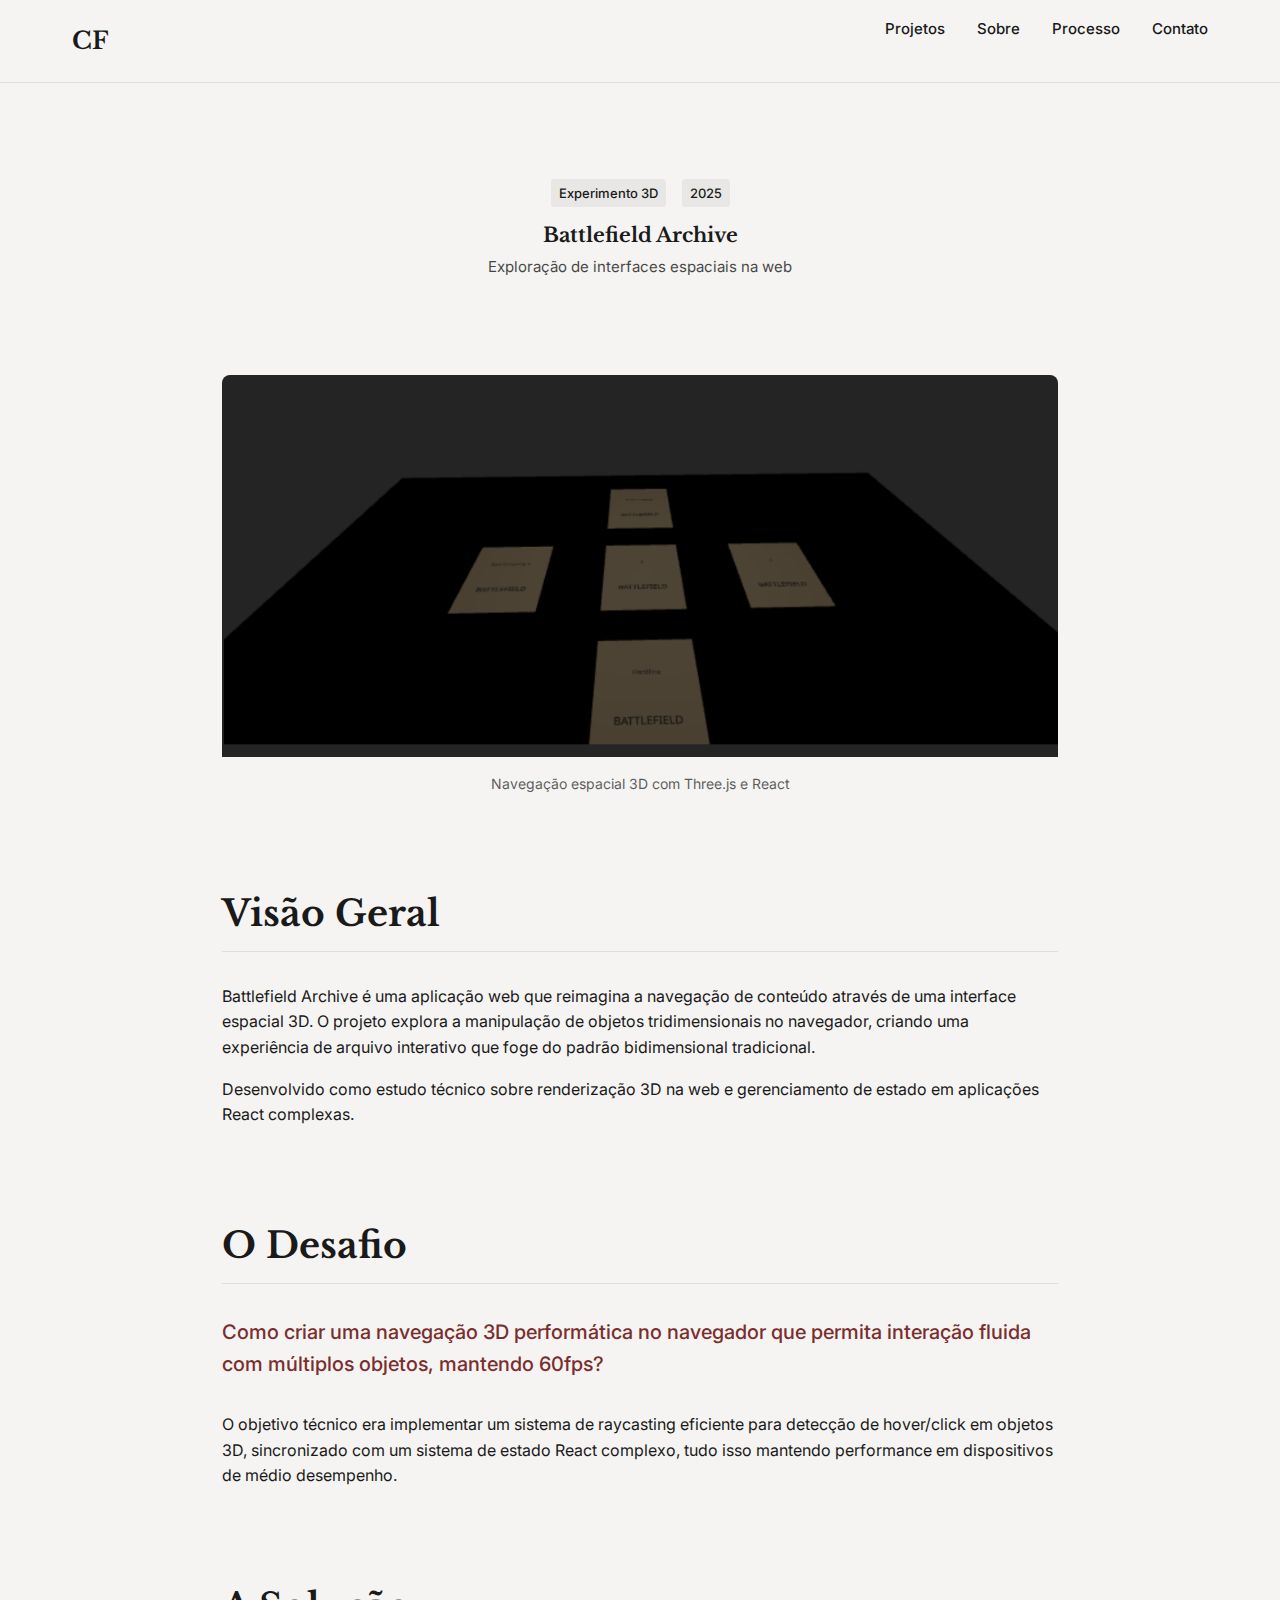
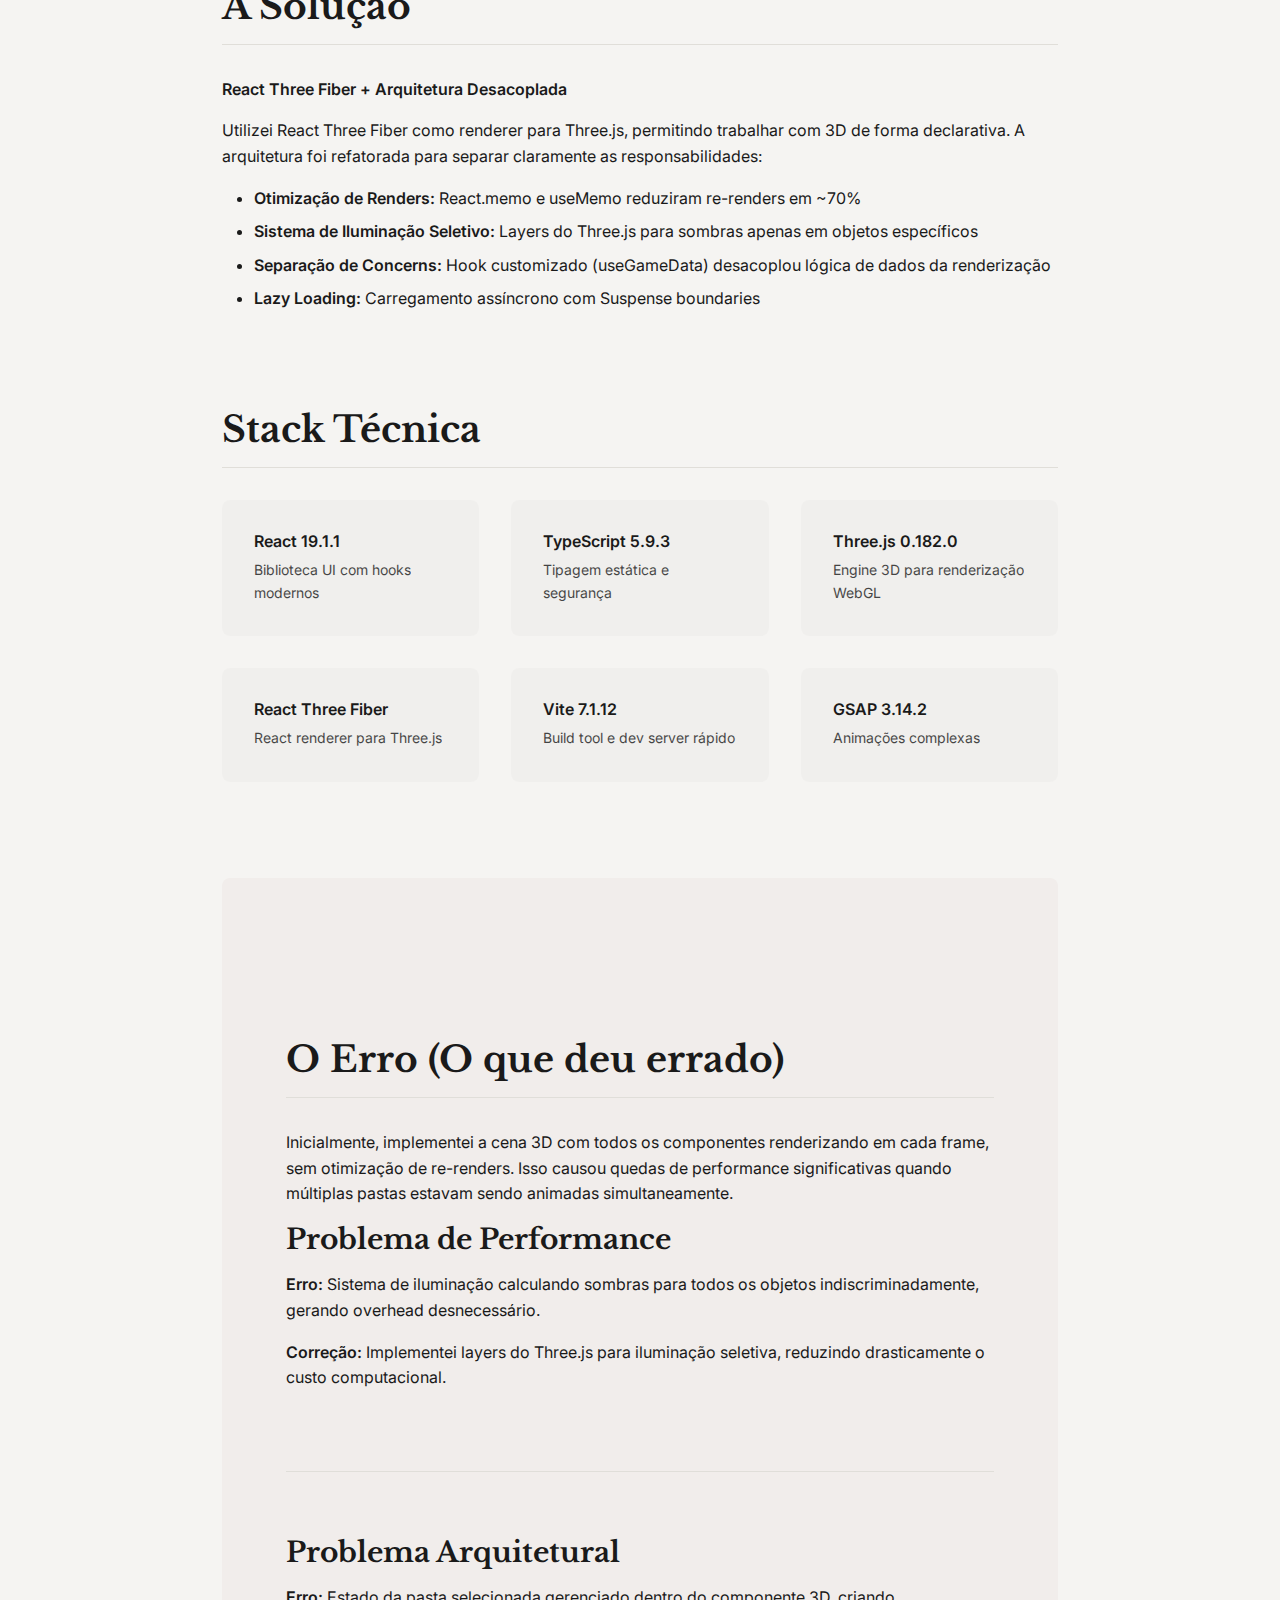
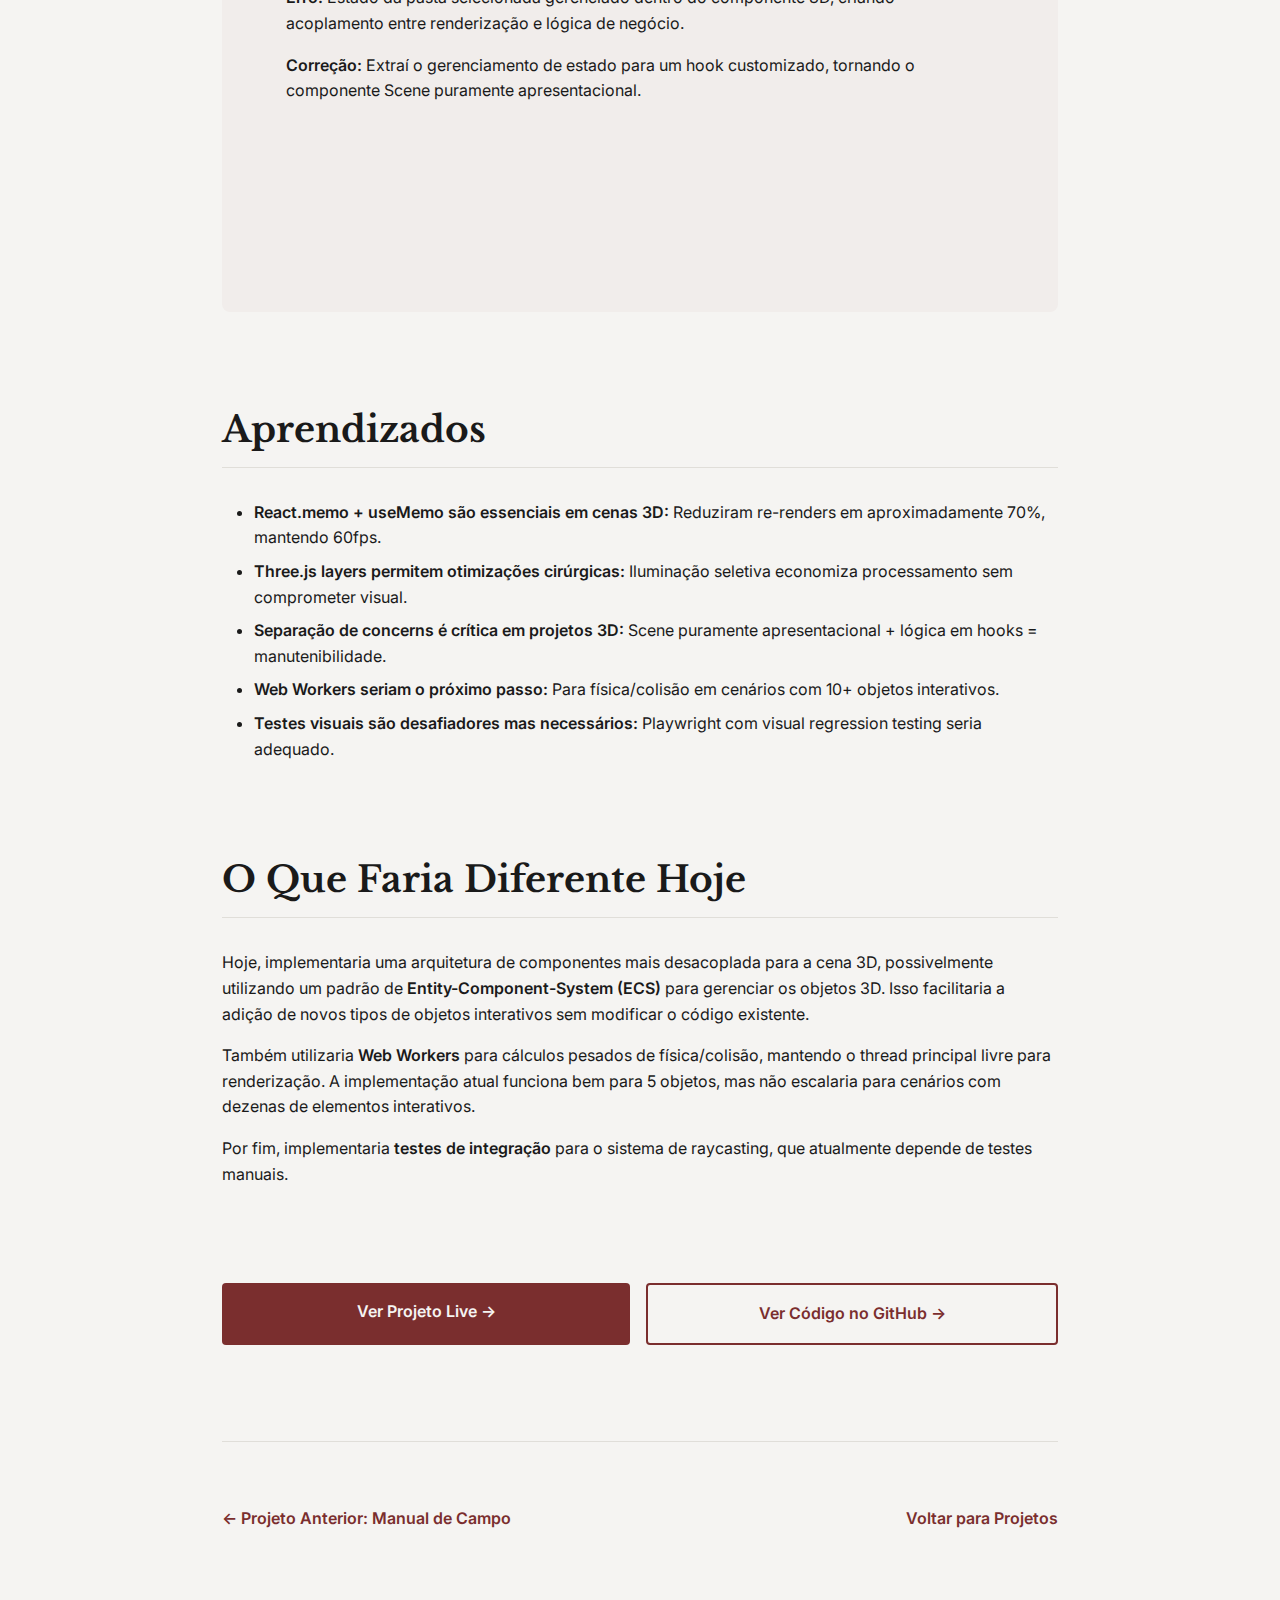
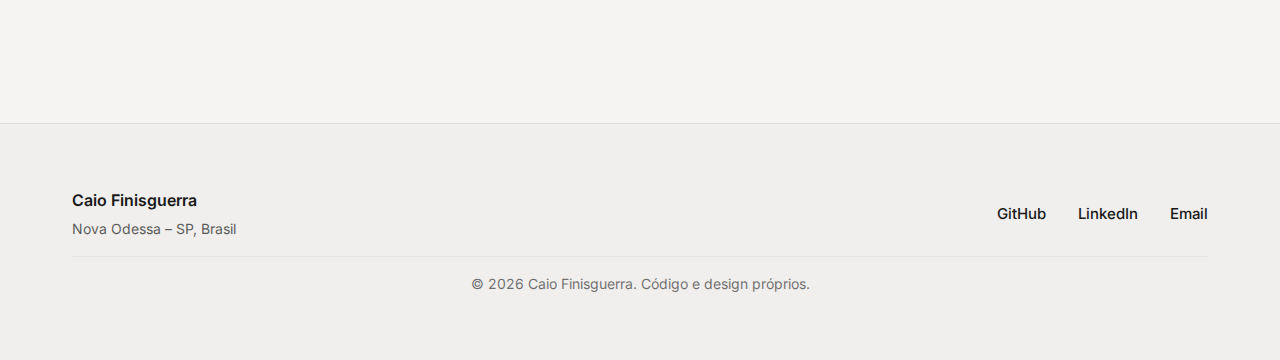
<file: project-pages/battlefield-archive.html>
<!DOCTYPE html>
<html lang="pt-BR">
<head>
    <meta charset="UTF-8">
    <meta name="viewport" content="width=device-width, initial-scale=1.0">
    <meta name="description" content="Battlefield Archive — Experimento de interface espacial 3D na web com Three.js e React.">
    <title>Battlefield Archive — Caio Finisguerra</title>
    <link rel="preconnect" href="https://fonts.googleapis.com">
    <link rel="preconnect" href="https://fonts.gstatic.com" crossorigin>
    <link href="https://fonts.googleapis.com/css2?family=Libre+Baskerville:wght@400;700&family=Inter:wght@300;400;500;600&display=swap" rel="stylesheet">
    <link rel="stylesheet" href="../assets/css/global.css">
    <link rel="stylesheet" href="../assets/css/typography.css">
    <link rel="stylesheet" href="../assets/css/layout.css">
</head>
<body>
    <header class="site-header" role="banner">
        <nav class="main-nav" role="navigation" aria-label="Navegação principal">
            <a href="../index.html" class="logo" aria-label="Página inicial">CF</a>
            <ul class="nav-links">
                <li><a href="../projects.html">Projetos</a></li>
                <li><a href="../about.html">Sobre</a></li>
                <li><a href="../philosophy.html">Processo</a></li>
                <li><a href="../contact.html">Contato</a></li>
            </ul>
        </nav>
    </header>

    <main>
        <article class="project-detail">
            <div class="container">
                <header class="project-header">
                    <div class="project-meta-info">
                        <span class="project-category">Experimento 3D</span>
                        <span class="project-year">2025</span>
                    </div>
                    <h1 class="project-title">Battlefield Archive</h1>
                    <p class="project-tagline">Exploração de interfaces espaciais na web</p>
                </header>

                <figure class="project-hero-image">
                    <img src="../assets/images/battlefield-archive/hero.png" alt="Battlefield Archive - Interface 3D" loading="eager">
                    <figcaption>Navegação espacial 3D com Three.js e React</figcaption>
                </figure>

                <section class="project-section" aria-labelledby="overview-title">
                    <h2 id="overview-title" class="section-title">Visão Geral</h2>
                    <div class="content-block">
                        <p>
                            Battlefield Archive é uma aplicação web que reimagina a navegação de conteúdo 
                            através de uma interface espacial 3D. O projeto explora a manipulação de objetos 
                            tridimensionais no navegador, criando uma experiência de arquivo interativo que 
                            foge do padrão bidimensional tradicional.
                        </p>
                        <p>
                            Desenvolvido como estudo técnico sobre renderização 3D na web e gerenciamento 
                            de estado em aplicações React complexas.
                        </p>
                    </div>
                </section>

                <section class="project-section" aria-labelledby="problem-title">
                    <h2 id="problem-title" class="section-title">O Desafio</h2>
                    <div class="content-block">
                        <p class="highlight-text">
                            Como criar uma navegação 3D performática no navegador que permita interação 
                            fluida com múltiplos objetos, mantendo 60fps?
                        </p>
                        <p>
                            O objetivo técnico era implementar um sistema de raycasting eficiente para 
                            detecção de hover/click em objetos 3D, sincronizado com um sistema de estado 
                            React complexo, tudo isso mantendo performance em dispositivos de médio desempenho.
                        </p>
                    </div>
                </section>

                <section class="project-section" aria-labelledby="decision-title">
                    <h2 id="decision-title" class="section-title">A Solução</h2>
                    <div class="content-block">
                        <p>
                            <strong>React Three Fiber + Arquitetura Desacoplada</strong>
                        </p>
                        <p>
                            Utilizei React Three Fiber como renderer para Three.js, permitindo trabalhar 
                            com 3D de forma declarativa. A arquitetura foi refatorada para separar claramente 
                            as responsabilidades:
                        </p>
                        <ul>
                            <li><strong>Otimização de Renders:</strong> React.memo e useMemo reduziram re-renders em ~70%</li>
                            <li><strong>Sistema de Iluminação Seletivo:</strong> Layers do Three.js para sombras apenas em objetos específicos</li>
                            <li><strong>Separação de Concerns:</strong> Hook customizado (useGameData) desacoplou lógica de dados da renderização</li>
                            <li><strong>Lazy Loading:</strong> Carregamento assíncrono com Suspense boundaries</li>
                        </ul>
                    </div>
                </section>

                <section class="project-section" aria-labelledby="stack-title">
                    <h2 id="stack-title" class="section-title">Stack Técnica</h2>
                    <div class="tech-stack">
                        <div class="tech-item">
                            <h3>React 19.1.1</h3>
                            <p>Biblioteca UI com hooks modernos</p>
                        </div>
                        <div class="tech-item">
                            <h3>TypeScript 5.9.3</h3>
                            <p>Tipagem estática e segurança</p>
                        </div>
                        <div class="tech-item">
                            <h3>Three.js 0.182.0</h3>
                            <p>Engine 3D para renderização WebGL</p>
                        </div>
                        <div class="tech-item">
                            <h3>React Three Fiber</h3>
                            <p>React renderer para Three.js</p>
                        </div>
                        <div class="tech-item">
                            <h3>Vite 7.1.12</h3>
                            <p>Build tool e dev server rápido</p>
                        </div>
                        <div class="tech-item">
                            <h3>GSAP 3.14.2</h3>
                            <p>Animações complexas</p>
                        </div>
                    </div>
                </section>

                <section class="project-section cut-features" aria-labelledby="error-title">
                    <h2 id="error-title" class="section-title">O Erro (O que deu errado)</h2>
                    <div class="content-block">
                        <p>
                            Inicialmente, implementei a cena 3D com todos os componentes renderizando em 
                            cada frame, sem otimização de re-renders. Isso causou quedas de performance 
                            significativas quando múltiplas pastas estavam sendo animadas simultaneamente.
                        </p>
                        
                        <div class="cut-item">
                            <h3>Problema de Performance</h3>
                            <p>
                                <strong>Erro:</strong> Sistema de iluminação calculando sombras para todos 
                                os objetos indiscriminadamente, gerando overhead desnecessário.
                            </p>
                            <p>
                                <strong>Correção:</strong> Implementei layers do Three.js para iluminação 
                                seletiva, reduzindo drasticamente o custo computacional.
                            </p>
                        </div>

                        <div class="cut-item">
                            <h3>Problema Arquitetural</h3>
                            <p>
                                <strong>Erro:</strong> Estado da pasta selecionada gerenciado dentro do 
                                componente 3D, criando acoplamento entre renderização e lógica de negócio.
                            </p>
                            <p>
                                <strong>Correção:</strong> Extraí o gerenciamento de estado para um hook 
                                customizado, tornando o componente Scene puramente apresentacional.
                            </p>
                        </div>
                    </div>
                </section>

                <section class="project-section" aria-labelledby="learnings-title">
                    <h2 id="learnings-title" class="section-title">Aprendizados</h2>
                    <div class="content-block">
                        <ul class="learnings-list">
                            <li>
                                <strong>React.memo + useMemo são essenciais em cenas 3D:</strong> 
                                Reduziram re-renders em aproximadamente 70%, mantendo 60fps.
                            </li>
                            <li>
                                <strong>Three.js layers permitem otimizações cirúrgicas:</strong> 
                                Iluminação seletiva economiza processamento sem comprometer visual.
                            </li>
                            <li>
                                <strong>Separação de concerns é crítica em projetos 3D:</strong> 
                                Scene puramente apresentacional + lógica em hooks = manutenibilidade.
                            </li>
                            <li>
                                <strong>Web Workers seriam o próximo passo:</strong> 
                                Para física/colisão em cenários com 10+ objetos interativos.
                            </li>
                            <li>
                                <strong>Testes visuais são desafiadores mas necessários:</strong> 
                                Playwright com visual regression testing seria adequado.
                            </li>
                        </ul>
                    </div>
                </section>

                <section class="project-section" aria-labelledby="future-title">
                    <h2 id="future-title" class="section-title">O Que Faria Diferente Hoje</h2>
                    <div class="content-block">
                        <p>
                            Hoje, implementaria uma arquitetura de componentes mais desacoplada para a 
                            cena 3D, possivelmente utilizando um padrão de <strong>Entity-Component-System (ECS)</strong> 
                            para gerenciar os objetos 3D. Isso facilitaria a adição de novos tipos de 
                            objetos interativos sem modificar o código existente.
                        </p>
                        <p>
                            Também utilizaria <strong>Web Workers</strong> para cálculos pesados de física/colisão, 
                            mantendo o thread principal livre para renderização. A implementação atual 
                            funciona bem para 5 objetos, mas não escalaria para cenários com dezenas de 
                            elementos interativos.
                        </p>
                        <p>
                            Por fim, implementaria <strong>testes de integração</strong> para o sistema de raycasting, 
                            que atualmente depende de testes manuais.
                        </p>
                    </div>
                </section>

                <section class="project-links">
                    <a href="https://battlefiled.vercel.app/" class="project-link-button" target="_blank" rel="noopener noreferrer">
                        Ver Projeto Live →
                    </a>
                    <a href="https://github.com/PixelPionee" class="project-link-button secondary" target="_blank" rel="noopener noreferrer">
                        Ver Código no GitHub →
                    </a>
                </section>

                <nav class="project-navigation" aria-label="Navegação entre projetos">
                    <a href="manual-dos-monstros.html" class="prev-project">
                        ← Projeto Anterior: Manual de Campo
                    </a>
                    <a href="../projects.html" class="back-link">Voltar para Projetos</a>
                </nav>
            </div>
        </article>
    </main>

    <footer class="site-footer" role="contentinfo">
        <div class="container">
            <div class="footer-content">
                <div class="footer-info">
                    <p class="footer-name">Caio Finisguerra</p>
                    <p class="footer-location">Nova Odessa – SP, Brasil</p>
                </div>
                <nav class="footer-links" aria-label="Links de contato">
                    <a href="https://github.com/PixelPionee" target="_blank" rel="noopener noreferrer">GitHub</a>
                    <a href="https://www.linkedin.com/in/caio-finisguerra-2a7856265/" target="_blank" rel="noopener noreferrer">LinkedIn</a>
                    <a href="mailto:caiofinis@gmail.com">Email</a>
                </nav>
            </div>
            <p class="footer-copyright">
                &copy; <span id="current-year"></span> Caio Finisguerra. Código e design próprios.
            </p>
        </div>
    </footer>

    <script src="../assets/js/main.js"></script>
</body>
</html>
</file>
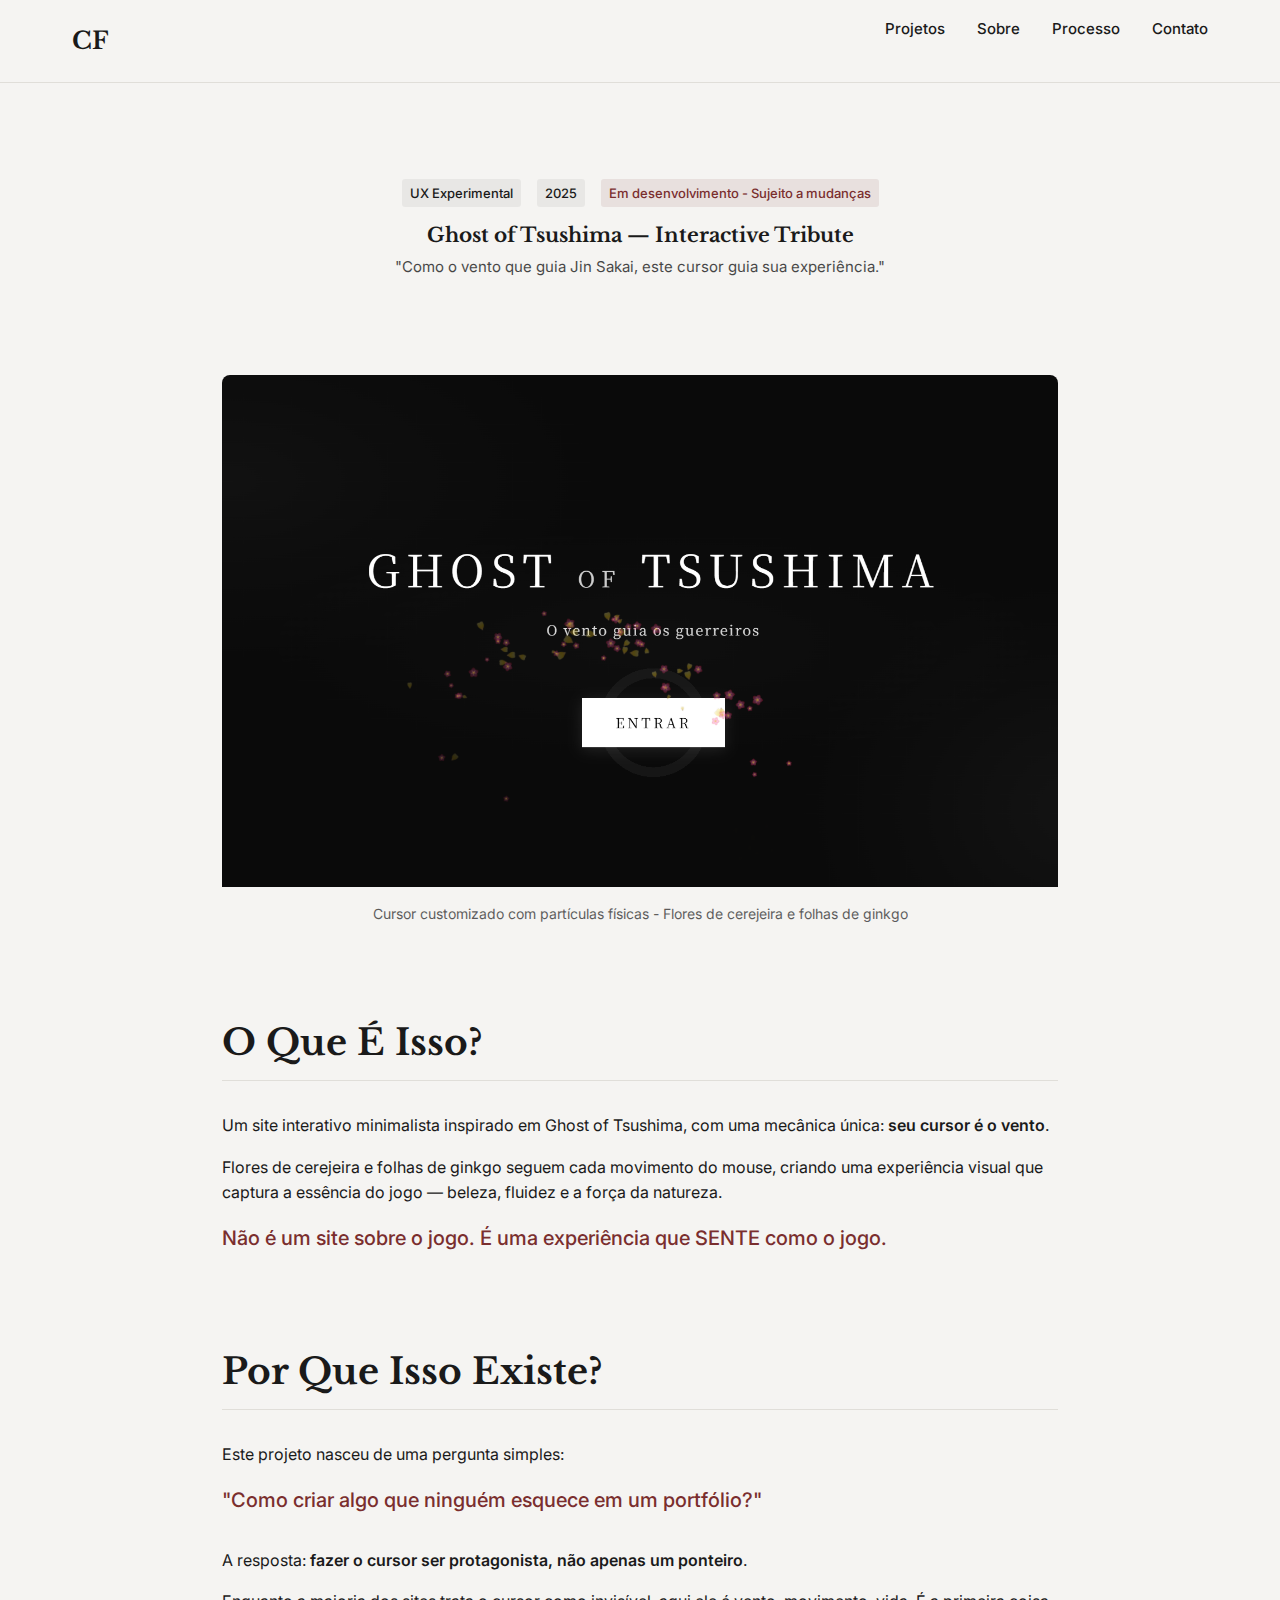
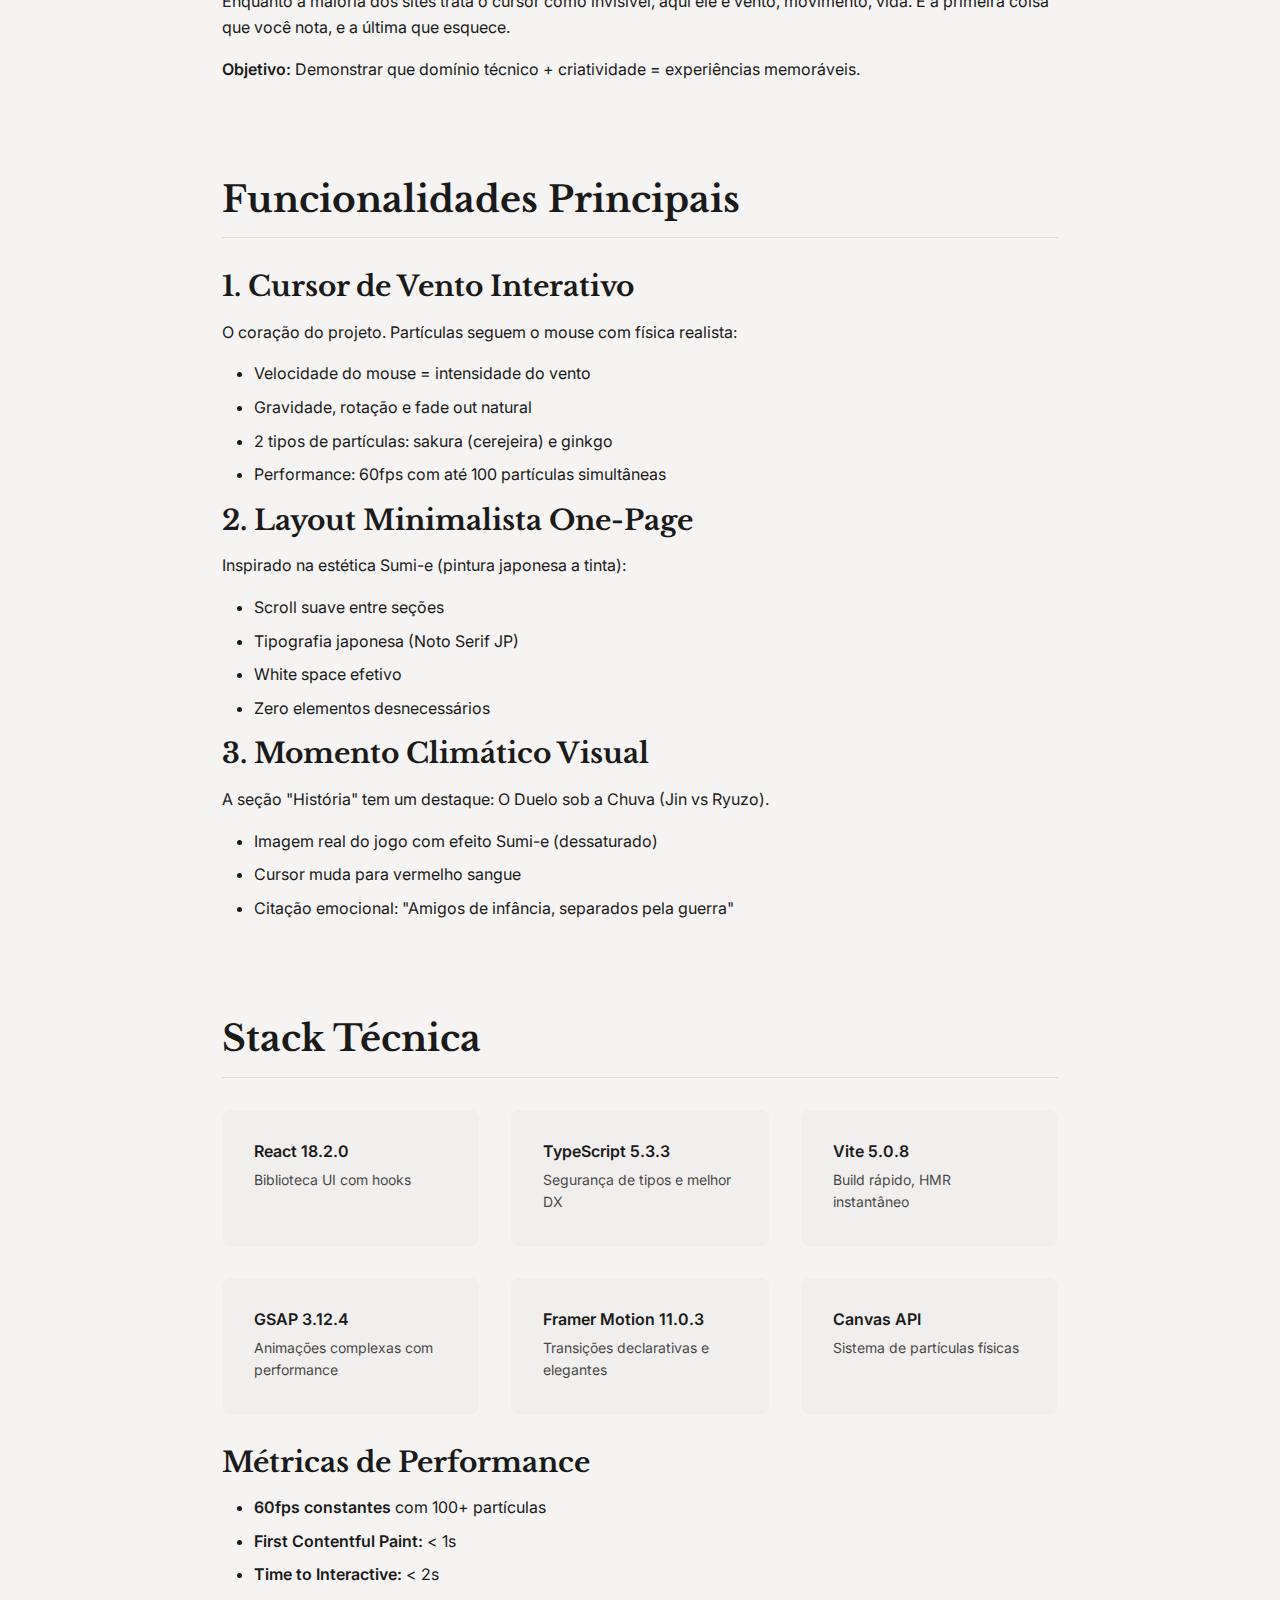
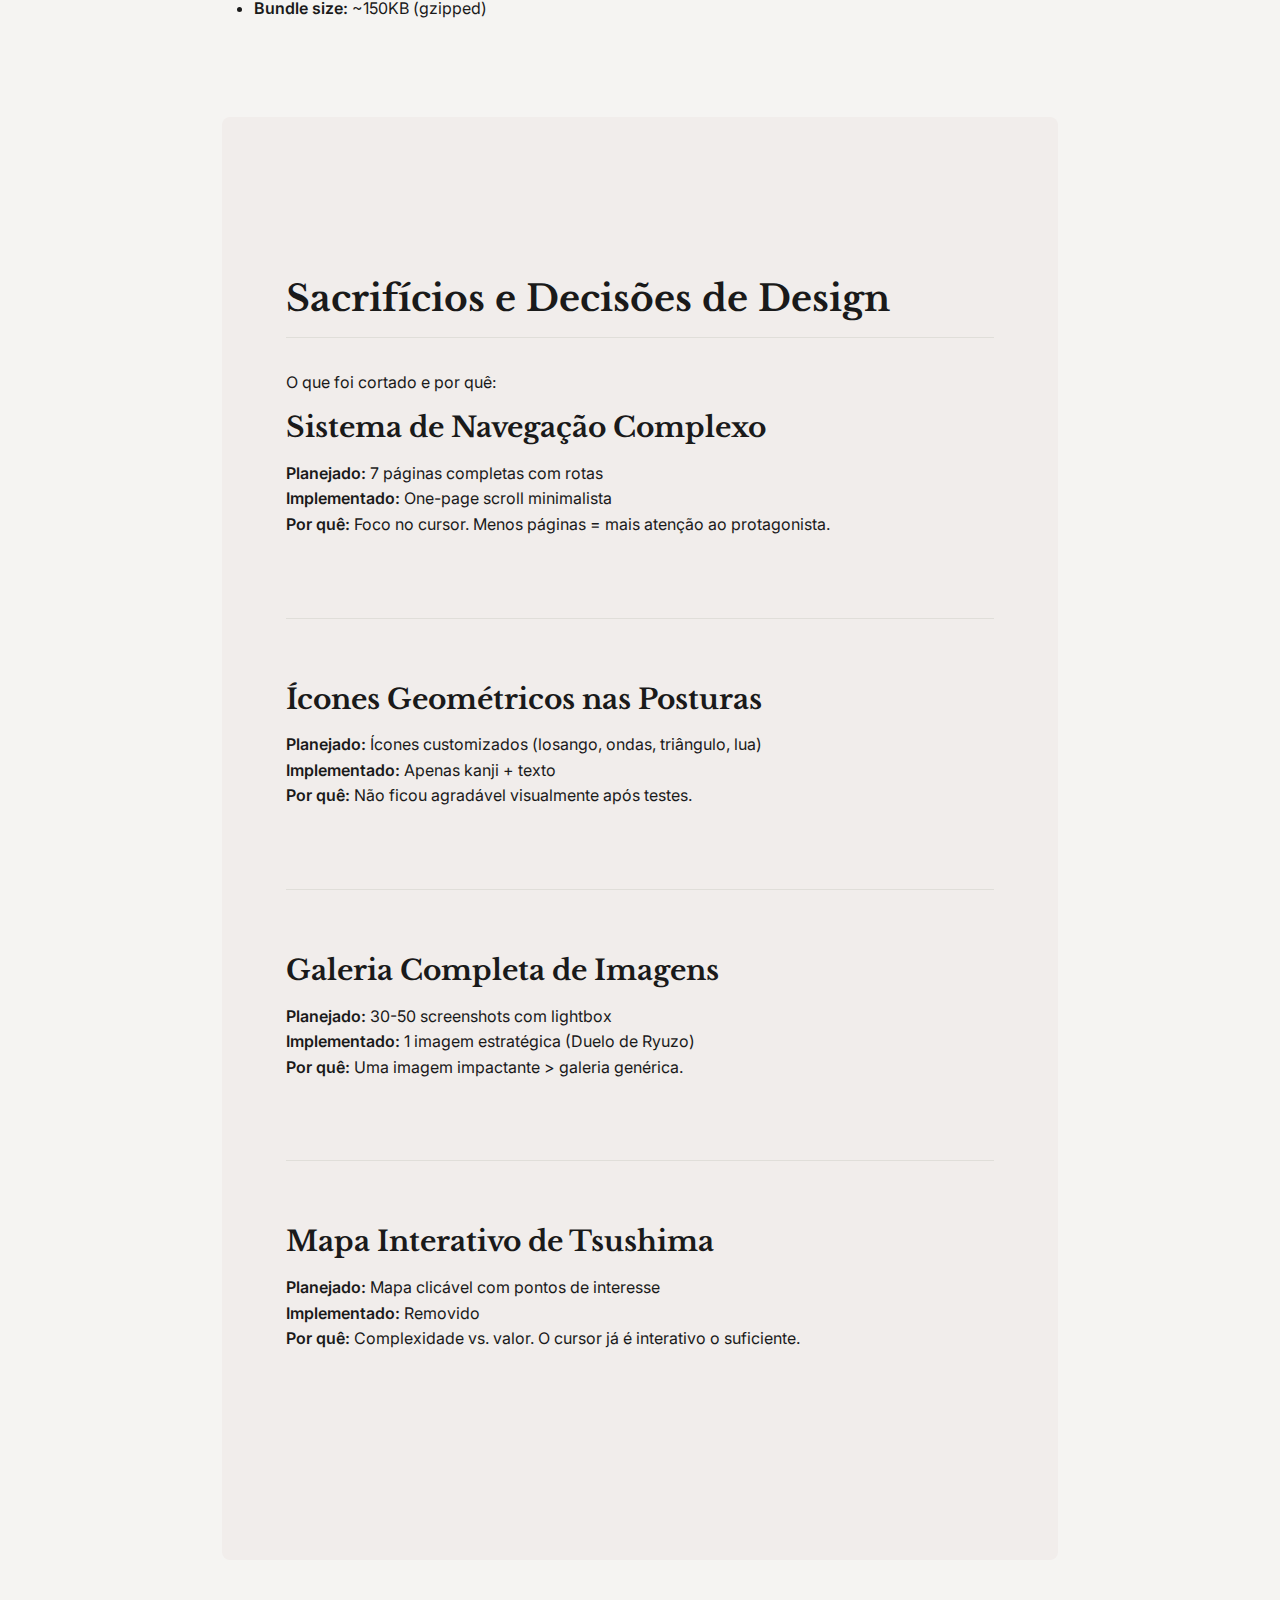
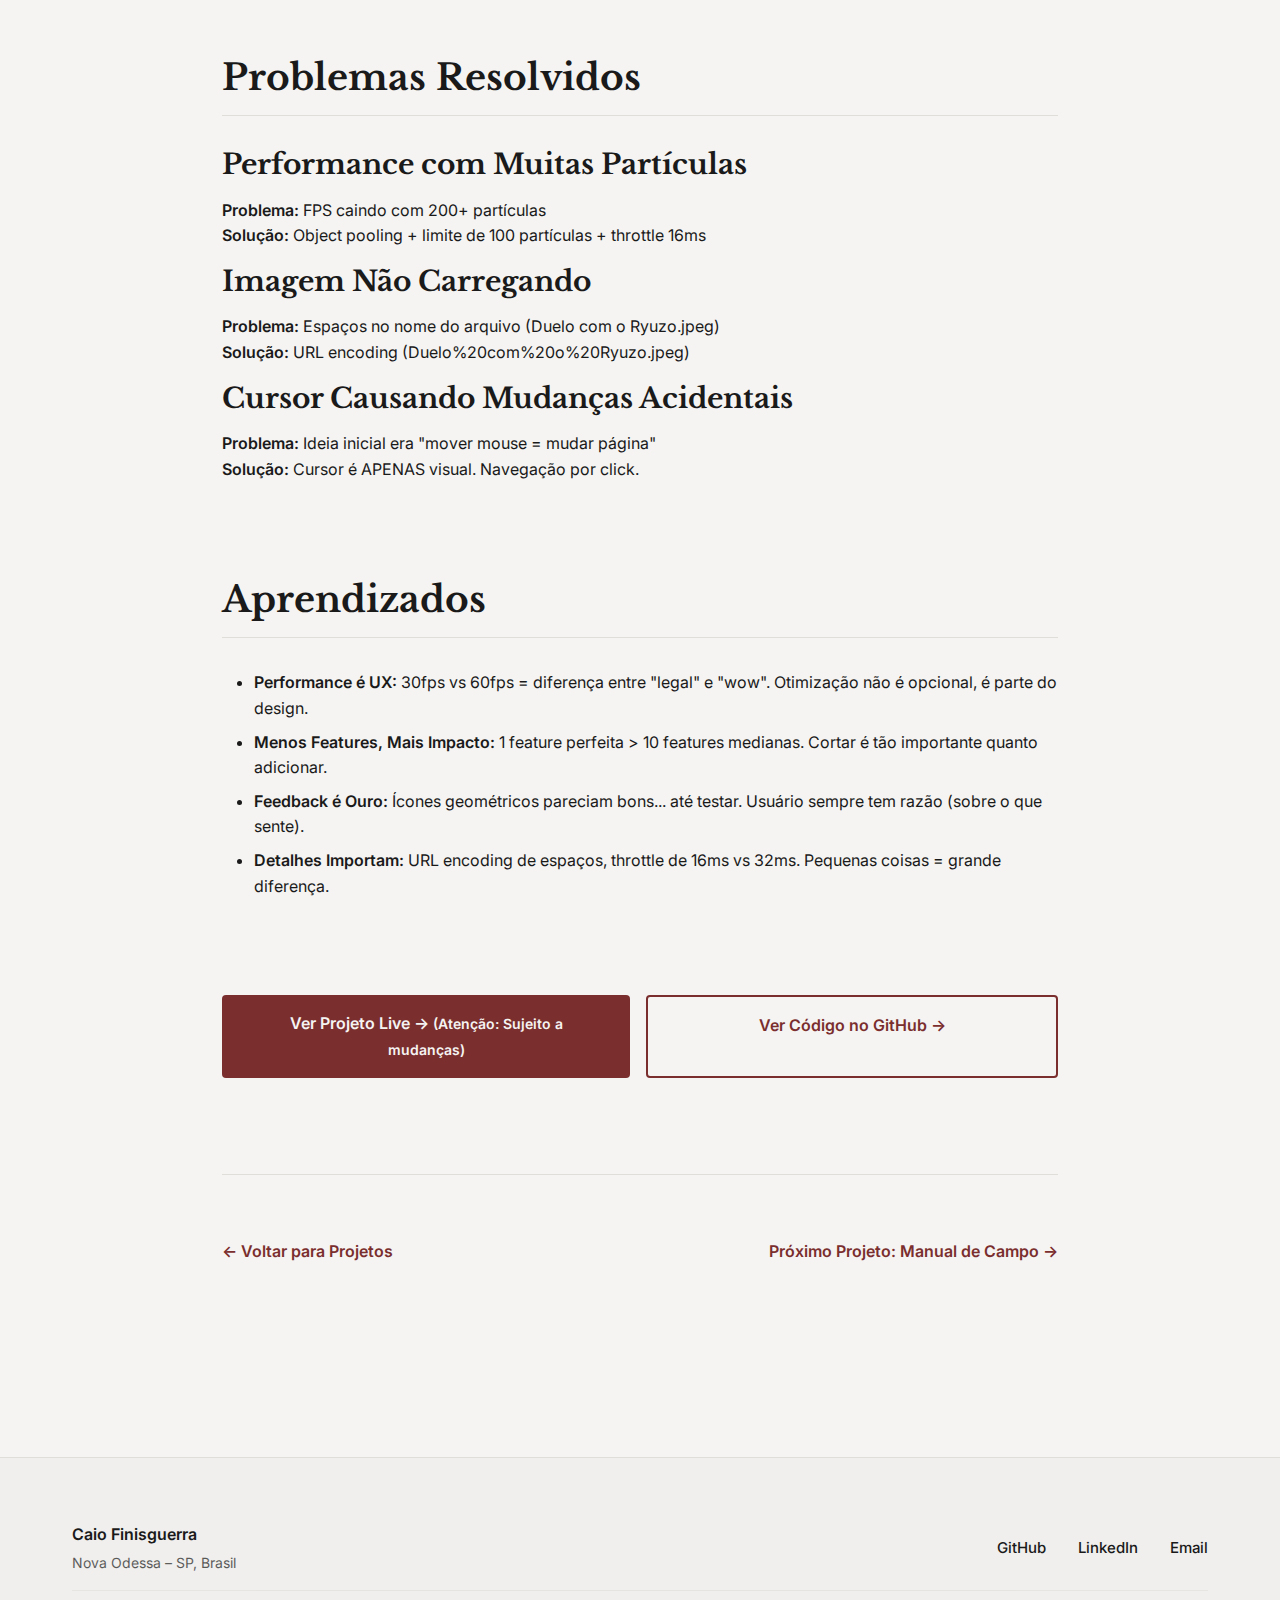
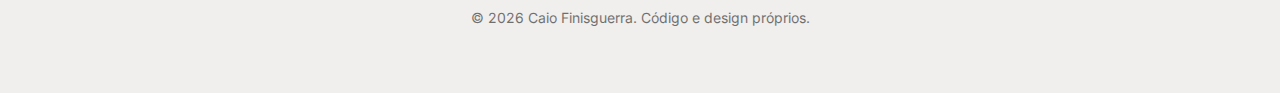
<file: project-pages/ghost-of-tsushima.html>
<!DOCTYPE html>
<html lang="pt-BR">
<head>
    <meta charset="UTF-8">
    <meta name="viewport" content="width=device-width, initial-scale=1.0">
    <meta name="description" content="Ghost of Tsushima Interactive Tribute — Cursor customizado com partículas físicas e performance otimizada a 60fps.">
    <title>Ghost of Tsushima — Caio Finisguerra</title>
    <link rel="preconnect" href="https://fonts.googleapis.com">
    <link rel="preconnect" href="https://fonts.gstatic.com" crossorigin>
    <link href="https://fonts.googleapis.com/css2?family=Libre+Baskerville:wght@400;700&family=Inter:wght@300;400;500;600&display=swap" rel="stylesheet">
    <link rel="stylesheet" href="../assets/css/global.css">
    <link rel="stylesheet" href="../assets/css/typography.css">
    <link rel="stylesheet" href="../assets/css/layout.css">
</head>
<body>
    <header class="site-header" role="banner">
        <nav class="main-nav" role="navigation" aria-label="Navegação principal">
            <a href="../index.html" class="logo" aria-label="Página inicial">CF</a>
            <ul class="nav-links">
                <li><a href="../projects.html">Projetos</a></li>
                <li><a href="../about.html">Sobre</a></li>
                <li><a href="../philosophy.html">Processo</a></li>
                <li><a href="../contact.html">Contato</a></li>
            </ul>
        </nav>
    </header>

    <main>
        <article class="project-detail">
            <div class="container">
                <header class="project-header">
                    <div class="project-meta-info">
                        <span class="project-category">UX Experimental</span>
                        <span class="project-year">2025</span>
                        <span class="project-status">Em desenvolvimento - Sujeito a mudanças</span>
                    </div>
                    <h1 class="project-title">Ghost of Tsushima — Interactive Tribute</h1>
                    <p class="project-tagline">"Como o vento que guia Jin Sakai, este cursor guia sua experiência."</p>
                </header>

                <figure class="project-hero-image">
                    <img src="../assets/images/ghost-of-tsushima/hero.png" alt="Ghost of Tsushima Interactive Experience" loading="eager">
                    <figcaption>Cursor customizado com partículas físicas - Flores de cerejeira e folhas de ginkgo</figcaption>
                </figure>

                <section class="project-section" aria-labelledby="overview-title">
                    <h2 id="overview-title" class="section-title">O Que É Isso?</h2>
                    <div class="content-block">
                        <p>
                            Um site interativo minimalista inspirado em Ghost of Tsushima, com uma mecânica única: 
                            <strong>seu cursor é o vento</strong>.
                        </p>
                        <p>
                            Flores de cerejeira e folhas de ginkgo seguem cada movimento do mouse, criando uma 
                            experiência visual que captura a essência do jogo — beleza, fluidez e a força da natureza.
                        </p>
                        <p class="highlight-text">
                            Não é um site sobre o jogo. É uma experiência que SENTE como o jogo.
                        </p>
                    </div>
                </section>

                <section class="project-section" aria-labelledby="why-title">
                    <h2 id="why-title" class="section-title">Por Que Isso Existe?</h2>
                    <div class="content-block">
                        <p>
                            Este projeto nasceu de uma pergunta simples:
                        </p>
                        <p class="highlight-text">
                            "Como criar algo que ninguém esquece em um portfólio?"
                        </p>
                        <p>
                            A resposta: <strong>fazer o cursor ser protagonista, não apenas um ponteiro</strong>.
                        </p>
                        <p>
                            Enquanto a maioria dos sites trata o cursor como invisível, aqui ele é vento, movimento, vida. 
                            É a primeira coisa que você nota, e a última que esquece.
                        </p>
                        <p>
                            <strong>Objetivo:</strong> Demonstrar que domínio técnico + criatividade = experiências memoráveis.
                        </p>
                    </div>
                </section>

                <section class="project-section" aria-labelledby="features-title">
                    <h2 id="features-title" class="section-title">Funcionalidades Principais</h2>
                    <div class="content-block">
                        <h3>1. Cursor de Vento Interativo</h3>
                        <p>O coração do projeto. Partículas seguem o mouse com física realista:</p>
                        <ul>
                            <li>Velocidade do mouse = intensidade do vento</li>
                            <li>Gravidade, rotação e fade out natural</li>
                            <li>2 tipos de partículas: sakura (cerejeira) e ginkgo</li>
                            <li>Performance: 60fps com até 100 partículas simultâneas</li>
                        </ul>

                        <h3>2. Layout Minimalista One-Page</h3>
                        <p>Inspirado na estética Sumi-e (pintura japonesa a tinta):</p>
                        <ul>
                            <li>Scroll suave entre seções</li>
                            <li>Tipografia japonesa (Noto Serif JP)</li>
                            <li>White space efetivo</li>
                            <li>Zero elementos desnecessários</li>
                        </ul>

                        <h3>3. Momento Climático Visual</h3>
                        <p>A seção "História" tem um destaque: O Duelo sob a Chuva (Jin vs Ryuzo).</p>
                        <ul>
                            <li>Imagem real do jogo com efeito Sumi-e (dessaturado)</li>
                            <li>Cursor muda para vermelho sangue</li>
                            <li>Citação emocional: "Amigos de infância, separados pela guerra"</li>
                        </ul>
                    </div>
                </section>

                <section class="project-section" aria-labelledby="stack-title">
                    <h2 id="stack-title" class="section-title">Stack Técnica</h2>
                    <div class="tech-stack">
                        <div class="tech-item">
                            <h3>React 18.2.0</h3>
                            <p>Biblioteca UI com hooks</p>
                        </div>
                        <div class="tech-item">
                            <h3>TypeScript 5.3.3</h3>
                            <p>Segurança de tipos e melhor DX</p>
                        </div>
                        <div class="tech-item">
                            <h3>Vite 5.0.8</h3>
                            <p>Build rápido, HMR instantâneo</p>
                        </div>
                        <div class="tech-item">
                            <h3>GSAP 3.12.4</h3>
                            <p>Animações complexas com performance</p>
                        </div>
                        <div class="tech-item">
                            <h3>Framer Motion 11.0.3</h3>
                            <p>Transições declarativas e elegantes</p>
                        </div>
                        <div class="tech-item">
                            <h3>Canvas API</h3>
                            <p>Sistema de partículas físicas</p>
                        </div>
                    </div>
                    
                    <div class="content-block">
                        <h3>Métricas de Performance</h3>
                        <ul>
                            <li><strong>60fps constantes</strong> com 100+ partículas</li>
                            <li><strong>First Contentful Paint:</strong> < 1s</li>
                            <li><strong>Time to Interactive:</strong> < 2s</li>
                            <li><strong>Bundle size:</strong> ~150KB (gzipped)</li>
                        </ul>
                    </div>
                </section>

                <section class="project-section cut-features" aria-labelledby="cut-title">
                    <h2 id="cut-title" class="section-title">Sacrifícios e Decisões de Design</h2>
                    <div class="content-block">
                        <p>
                            O que foi cortado e por quê:
                        </p>
                        
                        <div class="cut-item">
                            <h3>Sistema de Navegação Complexo</h3>
                            <p>
                                <strong>Planejado:</strong> 7 páginas completas com rotas<br>
                                <strong>Implementado:</strong> One-page scroll minimalista<br>
                                <strong>Por quê:</strong> Foco no cursor. Menos páginas = mais atenção ao protagonista.
                            </p>
                        </div>

                        <div class="cut-item">
                            <h3>Ícones Geométricos nas Posturas</h3>
                            <p>
                                <strong>Planejado:</strong> Ícones customizados (losango, ondas, triângulo, lua)<br>
                                <strong>Implementado:</strong> Apenas kanji + texto<br>
                                <strong>Por quê:</strong> Não ficou agradável visualmente após testes.
                            </p>
                        </div>

                        <div class="cut-item">
                            <h3>Galeria Completa de Imagens</h3>
                            <p>
                                <strong>Planejado:</strong> 30-50 screenshots com lightbox<br>
                                <strong>Implementado:</strong> 1 imagem estratégica (Duelo de Ryuzo)<br>
                                <strong>Por quê:</strong> Uma imagem impactante > galeria genérica.
                            </p>
                        </div>

                        <div class="cut-item">
                            <h3>Mapa Interativo de Tsushima</h3>
                            <p>
                                <strong>Planejado:</strong> Mapa clicável com pontos de interesse<br>
                                <strong>Implementado:</strong> Removido<br>
                                <strong>Por quê:</strong> Complexidade vs. valor. O cursor já é interativo o suficiente.
                            </p>
                        </div>
                    </div>
                </section>

                <section class="project-section" aria-labelledby="problems-title">
                    <h2 id="problems-title" class="section-title">Problemas Resolvidos</h2>
                    <div class="content-block">
                        <h3>Performance com Muitas Partículas</h3>
                        <p>
                            <strong>Problema:</strong> FPS caindo com 200+ partículas<br>
                            <strong>Solução:</strong> Object pooling + limite de 100 partículas + throttle 16ms
                        </p>

                        <h3>Imagem Não Carregando</h3>
                        <p>
                            <strong>Problema:</strong> Espaços no nome do arquivo (Duelo com o Ryuzo.jpeg)<br>
                            <strong>Solução:</strong> URL encoding (Duelo%20com%20o%20Ryuzo.jpeg)
                        </p>

                        <h3>Cursor Causando Mudanças Acidentais</h3>
                        <p>
                            <strong>Problema:</strong> Ideia inicial era "mover mouse = mudar página"<br>
                            <strong>Solução:</strong> Cursor é APENAS visual. Navegação por click.
                        </p>
                    </div>
                </section>

                <section class="project-section" aria-labelledby="learnings-title">
                    <h2 id="learnings-title" class="section-title">Aprendizados</h2>
                    <div class="content-block">
                        <ul class="learnings-list">
                            <li>
                                <strong>Performance é UX:</strong> 
                                30fps vs 60fps = diferença entre "legal" e "wow". 
                                Otimização não é opcional, é parte do design.
                            </li>
                            <li>
                                <strong>Menos Features, Mais Impacto:</strong> 
                                1 feature perfeita > 10 features medianas. 
                                Cortar é tão importante quanto adicionar.
                            </li>
                            <li>
                                <strong>Feedback é Ouro:</strong> 
                                Ícones geométricos pareciam bons... até testar. 
                                Usuário sempre tem razão (sobre o que sente).
                            </li>
                            <li>
                                <strong>Detalhes Importam:</strong> 
                                URL encoding de espaços, throttle de 16ms vs 32ms. 
                                Pequenas coisas = grande diferença.
                            </li>
                        </ul>
                    </div>
                </section>

                <section class="project-links">
                    <a href="https://pixelpionee.github.io/Ghost-of-Tsushima/" class="project-link-button" target="_blank" rel="noopener noreferrer">
                        Ver Projeto Live → <small>(Atenção: Sujeito a mudanças)</small>
                    </a>
                    <a href="https://github.com/PixelPionee/Ghost-of-Tsushima" class="project-link-button secondary" target="_blank" rel="noopener noreferrer">
                        Ver Código no GitHub →
                    </a>
                </section>

                <nav class="project-navigation" aria-label="Navegação entre projetos">
                    <a href="../projects.html" class="back-link">← Voltar para Projetos</a>
                    <a href="manual-dos-monstros.html" class="next-project">
                        Próximo Projeto: Manual de Campo →
                    </a>
                </nav>
            </div>
        </article>
    </main>

    <footer class="site-footer" role="contentinfo">
        <div class="container">
            <div class="footer-content">
                <div class="footer-info">
                    <p class="footer-name">Caio Finisguerra</p>
                    <p class="footer-location">Nova Odessa – SP, Brasil</p>
                </div>
                <nav class="footer-links" aria-label="Links de contato">
                    <a href="https://github.com/PixelPionee" target="_blank" rel="noopener noreferrer">GitHub</a>
                    <a href="https://www.linkedin.com/in/caio-finisguerra-2a7856265/" target="_blank" rel="noopener noreferrer">LinkedIn</a>
                    <a href="mailto:caiofinis@gmail.com">Email</a>
                </nav>
            </div>
            <p class="footer-copyright">
                &copy; <span id="current-year"></span> Caio Finisguerra. Código e design próprios.
            </p>
        </div>
    </footer>

    <script src="../assets/js/main.js"></script>
</body>
</html>
</file>
<file: assets/css/global.css>
*,
*::before,
*::after {
    box-sizing: border-box;
    margin: 0;
    padding: 0;
}

:root {
    --color-bg: #F5F4F2;
    --color-text: #1A1A1A;
    --color-accent: #7A2E2E;
    --color-accent-alt: #8C3A2B;
    --color-border: #E0DED9;
    --color-hover: #5A1E1E;
    
    --font-serif: 'Libre Baskerville', serif;
    --font-sans: 'Inter', sans-serif;
    
    --space-xs: 0.5rem;
    --space-sm: 1rem;
    --space-md: 2rem;
    --space-lg: 4rem;
    --space-xl: 6rem;
    
    --container-width: 1200px;
    --container-padding: 2rem;
    
    --transition-speed: 200ms;
    --transition-easing: ease-in-out;
}

html {
    font-size: 16px;
    scroll-behavior: smooth;
}

body {
    font-family: var(--font-sans);
    background-color: var(--color-bg);
    color: var(--color-text);
    line-height: 1.6;
    -webkit-font-smoothing: antialiased;
    -moz-osx-font-smoothing: grayscale;
}

::selection {
    background-color: var(--color-accent);
    color: var(--color-bg);
}

:focus-visible {
    outline: 2px solid var(--color-accent);
    outline-offset: 4px;
}

img {
    max-width: 100%;
    height: auto;
    display: block;
}

a {
    color: inherit;
    text-decoration: none;
}

ul,
ol {
    list-style: none;
}

button {
    font-family: inherit;
    cursor: pointer;
    border: none;
    background: none;
}

.sr-only {
    position: absolute;
    width: 1px;
    height: 1px;
    padding: 0;
    margin: -1px;
    overflow: hidden;
    clip: rect(0, 0, 0, 0);
    white-space: nowrap;
    border-width: 0;
}

.skip-link {
    position: absolute;
    top: -40px;
    left: 0;
    background: var(--color-accent);
    color: var(--color-bg);
    padding: var(--space-sm);
    z-index: 100;
}

.skip-link:focus {
    top: 0;
}
</file>
<file: assets/css/typography.css>
h1, h2, h3, h4, h5, h6 {
    font-family: var(--font-serif);
    font-weight: 700;
    line-height: 1.2;
    margin-bottom: var(--space-sm);
}

h1 {
    font-size: clamp(2.5rem, 5vw, 4rem);
}

h2 {
    font-size: clamp(2rem, 4vw, 2.5rem);
    margin-top: var(--space-xl);    
    margin-bottom: var(--space-md); 
    padding-bottom: var(--space-sm);
    border-bottom: 1px solid var(--color-border);
}

h3 {
    font-size: clamp(1.5rem, 3vw, 1.75rem);
}

h4 {
    font-size: 1.25rem;
}

h5 {
    font-size: 1.125rem;
}

h6 {
    font-size: 1rem;
}

p {
    margin-bottom: var(--space-sm);
}

.lead {
    font-size: clamp(1.125rem, 2vw, 1.25rem);
    line-height: 1.7;
    color: var(--color-text);
    opacity: 0.9;
}

.page-title {
    font-size: clamp(3rem, 6vw, 4.5rem);
    margin-bottom: var(--space-md);
}

.section-title {
    font-size: clamp(1.75rem, 3vw, 2.25rem);
    margin-bottom: var(--space-md);
    padding-bottom: var(--space-sm);
    border-bottom: 1px solid var(--color-border);
}

a {
    transition: color var(--transition-speed) var(--transition-easing);
}

a:hover {
    color: var(--color-accent);
}

strong {
    font-weight: 600;
}

em {
    font-style: italic;
}

small {
    font-size: 0.875rem;
}

code {
    font-family: 'Courier New', monospace;
    background-color: rgba(0, 0, 0, 0.05);
    padding: 0.125rem 0.25rem;
    border-radius: 3px;
    font-size: 0.9em;
}

pre {
    background-color: rgba(0, 0, 0, 0.05);
    padding: var(--space-sm);
    border-radius: 4px;
    overflow-x: auto;
    margin-bottom: var(--space-sm);
}

pre code {
    background: none;
    padding: 0;
}

blockquote {
    border-left: 4px solid var(--color-accent);
    padding-left: var(--space-sm);
    margin: var(--space-md) 0;
    font-style: italic;
    opacity: 0.9;
}

ul, ol {
    margin-bottom: var(--space-sm);
}

ul li, ol li {
    margin-bottom: var(--space-xs);
}

.content-block ul,
.content-block ol {
    padding-left: var(--space-md);
}

.content-block ul {
    list-style: disc;
}

.content-block ol {
    list-style: decimal;
}
</file>
<file: assets/css/layout.css>
.container {
    max-width: var(--container-width);
    margin: 0 auto;
    padding: 0 var(--container-padding);
}

.site-header {
    background-color: var(--color-bg);
    border-bottom: 1px solid var(--color-border);
    position: sticky;
    top: 0;
    z-index: 50;
}

.main-nav {
    display: flex;
    justify-content: space-between;
    align-items: center;
    padding: var(--space-sm) var(--container-padding);
    max-width: var(--container-width);
    margin: 0 auto;
}

.logo {
    font-family: var(--font-serif);
    font-size: 1.5rem;
    font-weight: 700;
    color: var(--color-text);
}

.nav-links {
    display: flex;
    gap: var(--space-md);
}

.nav-links a {
    font-size: 0.9375rem;
    font-weight: 500;
    position: relative;
    padding: var(--space-xs) 0;
}

.nav-links a::after {
    content: '';
    position: absolute;
    bottom: 0;
    left: 0;
    width: 0;
    height: 2px;
    background-color: var(--color-accent);
    transition: width var(--transition-speed) var(--transition-easing);
}

.nav-links a:hover::after,
.nav-links a.active::after {
    width: 100%;
}

main {
    min-height: calc(100vh - 200px);
    padding: var(--space-xl) 0;
}

.page-header {
    margin-bottom: var(--space-xl);
    text-align: center;
}

.page-description {
    max-width: 700px;
    margin: 0 auto;
    font-size: 1.125rem;
    opacity: 0.8;
}

.hero {
    padding: var(--space-xl) 0;
    text-align: center;
}

.hero-title {
    max-width: 900px;
    margin: 0 auto var(--space-md);
}

.hero-subtitle {
    max-width: 700px;
    margin: 0 auto var(--space-lg);
    font-size: 1.25rem;
    opacity: 0.85;
}

.cta-button {
    display: inline-block;
    padding: var(--space-sm) var(--space-lg);
    background-color: var(--color-accent);
    color: var(--color-bg);
    font-weight: 600;
    border-radius: 4px;
    transition: all var(--transition-speed) var(--transition-easing);
}

.cta-button:hover {
    background-color: var(--color-hover);
    transform: translateY(-2px);
    box-shadow: 0 4px 12px rgba(0, 0, 0, 0.15);
}

.cta-button.secondary {
    background-color: transparent;
    color: var(--color-accent);
    border: 2px solid var(--color-accent);
}

.cta-button.secondary:hover {
    background-color: var(--color-accent);
    color: var(--color-bg);
    transform: translateY(-2px);
    box-shadow: 0 4px 12px rgba(0, 0, 0, 0.15);
}

.trust-anchor {
    padding: var(--space-xl) 0;
    background-color: rgba(0, 0, 0, 0.02);
}

.trust-list {
    display: grid;
    grid-template-columns: repeat(auto-fit, minmax(280px, 1fr));
    gap: var(--space-lg);
    margin-top: var(--space-lg);
}

.trust-item {
    display: flex;
    gap: var(--space-sm);
}

.trust-icon {
    font-size: 1.5rem;
    color: var(--color-accent);
    flex-shrink: 0;
}

.trust-content h3 {
    font-family: var(--font-sans);
    font-size: 1.125rem;
    font-weight: 600;
    margin-bottom: var(--space-xs);
}

.trust-content p {
    font-size: 0.9375rem;
    opacity: 0.8;
    margin: 0;
}

.featured-projects,
.projects-section {
    padding: var(--space-xl) 0;
}

.projects-grid {
    display: grid;
    grid-template-columns: repeat(auto-fill, minmax(320px, 1fr));
    gap: var(--space-lg);
    margin-top: var(--space-lg);
}

.project-card {
    background-color: white;
    border-radius: 8px;
    overflow: hidden;
    transition: transform var(--transition-speed) var(--transition-easing),
                box-shadow var(--transition-speed) var(--transition-easing);
}

.project-card:hover {
    transform: translateY(-4px);
    box-shadow: 0 8px 24px rgba(0, 0, 0, 0.1);
}

.project-image {
    width: 100%;
    height: 200px;
    background-color: rgba(0, 0, 0, 0.05);
    overflow: hidden;
}

.project-image img {
    width: 100%;
    height: 100%;
    object-fit: cover;
}

.project-content {
    padding: var(--space-md);
}

.project-meta {
    display: flex;
    gap: var(--space-sm);
    margin-bottom: var(--space-sm);
    flex-wrap: wrap;
}

.project-category,
.project-year,
.project-status {
    font-size: 0.8125rem;
    font-weight: 500;
    padding: 0.25rem 0.5rem;
    border-radius: 3px;
    background-color: rgba(0, 0, 0, 0.05);
}

.project-status {
    background-color: rgba(122, 46, 46, 0.1);
    color: var(--color-accent);
}

.project-title {
    font-size: 1.25rem;
    margin-bottom: var(--space-xs);
}

.project-tagline {
    font-size: 0.9375rem;
    opacity: 0.8;
    margin-bottom: var(--space-sm);
}

.project-tech {
    display: flex;
    flex-wrap: wrap;
    gap: var(--space-xs);
    margin-bottom: var(--space-sm);
}

.tech-tag {
    font-size: 0.75rem;
    padding: 0.25rem 0.5rem;
    background-color: rgba(0, 0, 0, 0.05);
    border-radius: 3px;
}

.project-link {
    color: var(--color-accent);
    font-weight: 600;
    font-size: 0.9375rem;
}

.about-tools {
    padding: var(--space-xl) 0;
    text-align: center;
}

.tools-statement {
    max-width: 700px;
    margin: 0 auto;
    font-size: 1.125rem;
    opacity: 0.85;
}

.site-footer {
    background-color: rgba(0, 0, 0, 0.02);
    border-top: 1px solid var(--color-border);
    padding: var(--space-lg) 0;
    margin-top: var(--space-xl);
}

.footer-content {
    display: flex;
    justify-content: space-between;
    align-items: center;
    margin-bottom: var(--space-sm);
}

.footer-name {
    font-weight: 600;
    margin-bottom: 0.25rem;
}

.footer-location {
    font-size: 0.875rem;
    opacity: 0.7;
    margin: 0;
}

.footer-links {
    display: flex;
    gap: var(--space-md);
}

.footer-links a {
    font-size: 0.9375rem;
    font-weight: 500;
}

.footer-copyright {
    text-align: center;
    font-size: 0.875rem;
    opacity: 0.6;
    margin: 0;
    padding-top: var(--space-sm);
    border-top: 1px solid var(--color-border);
}

.about-page,
.philosophy-page {
    max-width: 800px;
    margin: 0 auto;
}

.about-section,
.philosophy-section {
    margin-bottom: var(--space-xl);
}

.content-block {
    margin-top: var(--space-md);
}

.stack-grid {
    display: grid;
    grid-template-columns: repeat(auto-fit, minmax(200px, 1fr));
    gap: var(--space-lg);
    margin-top: var(--space-md);
}

.stack-category h3 {
    font-family: var(--font-sans);
    font-size: 1rem;
    font-weight: 600;
    margin-bottom: var(--space-sm);
}

.stack-category ul {
    list-style: none;
    padding: 0;
}

.stack-category li {
    padding: var(--space-xs) 0;
    font-size: 0.9375rem;
}

.about-cta,
.philosophy-cta,
.contact-cta {
    text-align: center;
    margin-top: var(--space-xl);
    padding: var(--space-lg);
    background-color: rgba(0, 0, 0, 0.02);
    border-radius: 8px;
}

.principle-block,
.cut-item {
    margin-bottom: var(--space-lg);
    padding-bottom: var(--space-lg);
    border-bottom: 1px solid var(--color-border);
}

.principle-block:last-child,
.cut-item:last-child {
    border-bottom: none;
}

.workflow-steps {
    counter-reset: step-counter;
    list-style: none;
    padding: 0;
}

.workflow-step {
    counter-increment: step-counter;
    margin-bottom: var(--space-lg);
    padding-left: var(--space-lg);
    position: relative;
}

.workflow-step::before {
    content: counter(step-counter);
    position: absolute;
    left: 0;
    top: 0;
    width: 2rem;
    height: 2rem;
    background-color: var(--color-accent);
    color: var(--color-bg);
    border-radius: 50%;
    display: flex;
    align-items: center;
    justify-content: center;
    font-weight: 700;
}

.philosophy-grid {
    display: grid;
    grid-template-columns: repeat(auto-fit, minmax(250px, 1fr));
    gap: var(--space-lg);
    margin-top: var(--space-md);
}

.philosophy-item h3 {
    font-family: var(--font-sans);
    font-size: 1.125rem;
    font-weight: 600;
    margin-bottom: var(--space-sm);
}

.contact-section {
    margin-bottom: var(--space-xl);
}

.contact-methods {
    display: grid;
    grid-template-columns: repeat(auto-fit, minmax(250px, 1fr));
    gap: var(--space-lg);
    margin-top: var(--space-md);
}

.contact-method {
    padding: var(--space-md);
    background-color: rgba(0, 0, 0, 0.02);
    border-radius: 8px;
}

.contact-method h3 {
    font-family: var(--font-sans);
    font-size: 1.125rem;
    font-weight: 600;
    margin-bottom: var(--space-sm);
}

.contact-link {
    display: inline-block;
    margin-top: var(--space-sm);
    color: var(--color-accent);
    font-weight: 600;
}

.contact-note {
    padding: var(--space-md);
    background-color: rgba(122, 46, 46, 0.05);
    border-left: 4px solid var(--color-accent);
    margin: var(--space-lg) 0;
}

.cta-buttons {
    display: flex;
    gap: var(--space-sm);
    justify-content: center;
    margin-top: var(--space-md);
}

.project-detail {
    max-width: 900px;
    margin: 0 auto;
}

.project-header {
    text-align: center;
    margin-bottom: var(--space-lg);
}

.project-meta-info {
    display: flex;
    gap: var(--space-sm);
    justify-content: center;
    margin-bottom: var(--space-sm);
}

.project-hero-image {
    margin: var(--space-xl) 0;
    border-radius: 8px;
    overflow: hidden;
}

.project-hero-image img {
    width: 100%;
    height: auto;
}

.project-hero-image figcaption {
    text-align: center;
    font-size: 0.875rem;
    opacity: 0.7;
    margin-top: var(--space-sm);
}

.project-section {
    margin-bottom: var(--space-xl);
}

.tech-stack {
    display: grid;
    grid-template-columns: repeat(auto-fit, minmax(200px, 1fr));
    gap: var(--space-md);
    margin: var(--space-md) 0;
}

.tech-item {
    padding: var(--space-md);
    background-color: rgba(0, 0, 0, 0.02);
    border-radius: 8px;
}

.tech-item h3 {
    font-family: var(--font-sans);
    font-size: 1rem;
    font-weight: 600;
    margin-bottom: var(--space-xs);
}

.tech-item p {
    font-size: 0.875rem;
    opacity: 0.8;
    margin: 0;
}

.highlight-text {
    font-size: 1.25rem;
    font-weight: 500;
    color: var(--color-accent);
    margin-bottom: var(--space-md);
}

.cut-features {
    background-color: rgba(122, 46, 46, 0.03);
    padding: var(--space-lg);
    border-radius: 8px;
}

.project-links {
    display: flex;
    gap: var(--space-sm);
    margin: var(--space-xl) 0;
}

.project-link-button {
    flex: 1;
    text-align: center;
    padding: var(--space-sm) var(--space-md);
    background-color: var(--color-accent);
    color: var(--color-bg);
    font-weight: 600;
    border-radius: 4px;
    transition: all var(--transition-speed) var(--transition-easing);
}

.project-link-button:hover {
    background-color: var(--color-hover);
    transform: translateY(-2px);
}

.project-link-button.secondary {
    background-color: transparent;
    color: var(--color-accent);
    border: 2px solid var(--color-accent);
}

.project-link-button.secondary:hover {
    background-color: var(--color-accent);
    color: var(--color-bg);
    transform: translateY(-2px);
}

.project-link-button.disabled {
    background-color: rgba(0, 0, 0, 0.1);
    color: rgba(0, 0, 0, 0.4);
    cursor: not-allowed;
}

.project-link-button.disabled:hover {
    transform: none;
}

.project-navigation {
    display: flex;
    justify-content: space-between;
    padding-top: var(--space-lg);
    border-top: 1px solid var(--color-border);
}

.back-link,
.next-project,
.prev-project {
    color: var(--color-accent);
    font-weight: 600;
}

.projects-note {
    text-align: center;
    max-width: 700px;
    margin: var(--space-xl) auto 0;
    padding: var(--space-md);
    background-color: rgba(0, 0, 0, 0.02);
    border-radius: 8px;
    font-size: 0.9375rem;
    opacity: 0.8;
}

.loading-state {
    text-align: center;
    padding: var(--space-xl);
    opacity: 0.6;
}

.no-projects {
    text-align: center;
    padding: var(--space-xl);
    opacity: 0.6;
}

@media (max-width: 768px) {
    :root {
        --container-padding: 1rem;
        --space-xl: 3rem;
        --space-lg: 2rem;
    }

    .nav-links {
        gap: var(--space-sm);
    }

    .nav-links a {
        font-size: 0.875rem;
    }

    .footer-content {
        flex-direction: column;
        gap: var(--space-sm);
        text-align: center;
    }

    .projects-grid {
        grid-template-columns: 1fr;
    }

    .project-links {
        flex-direction: column;
    }

    .project-navigation {
        flex-direction: column;
        gap: var(--space-sm);
    }

    .cta-buttons {
        flex-direction: column;
    }
}

@media (max-width: 480px) {
    .main-nav {
        flex-direction: column;
        gap: var(--space-sm);
    }

    .trust-list {
        grid-template-columns: 1fr;
    }

    .stack-grid,
    .philosophy-grid,
    .contact-methods {
        grid-template-columns: 1fr;
    }
}
</file>
